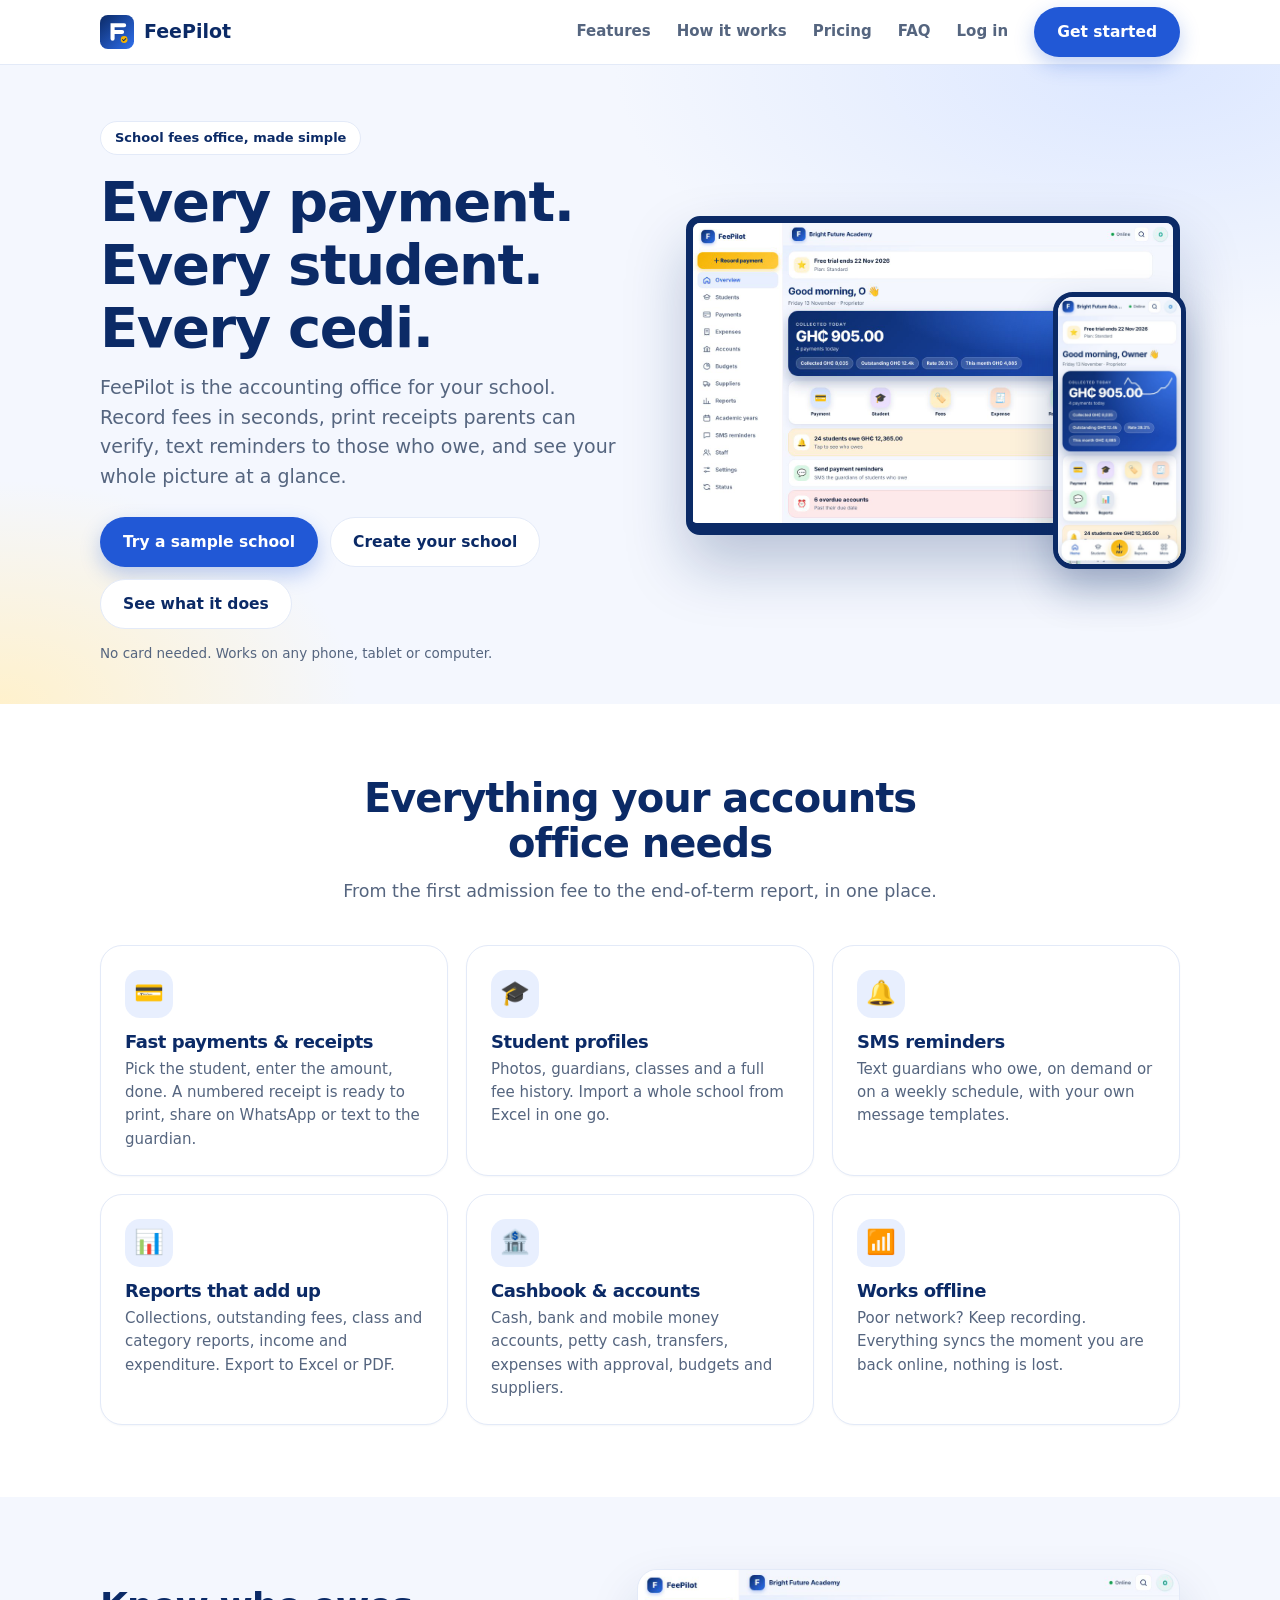
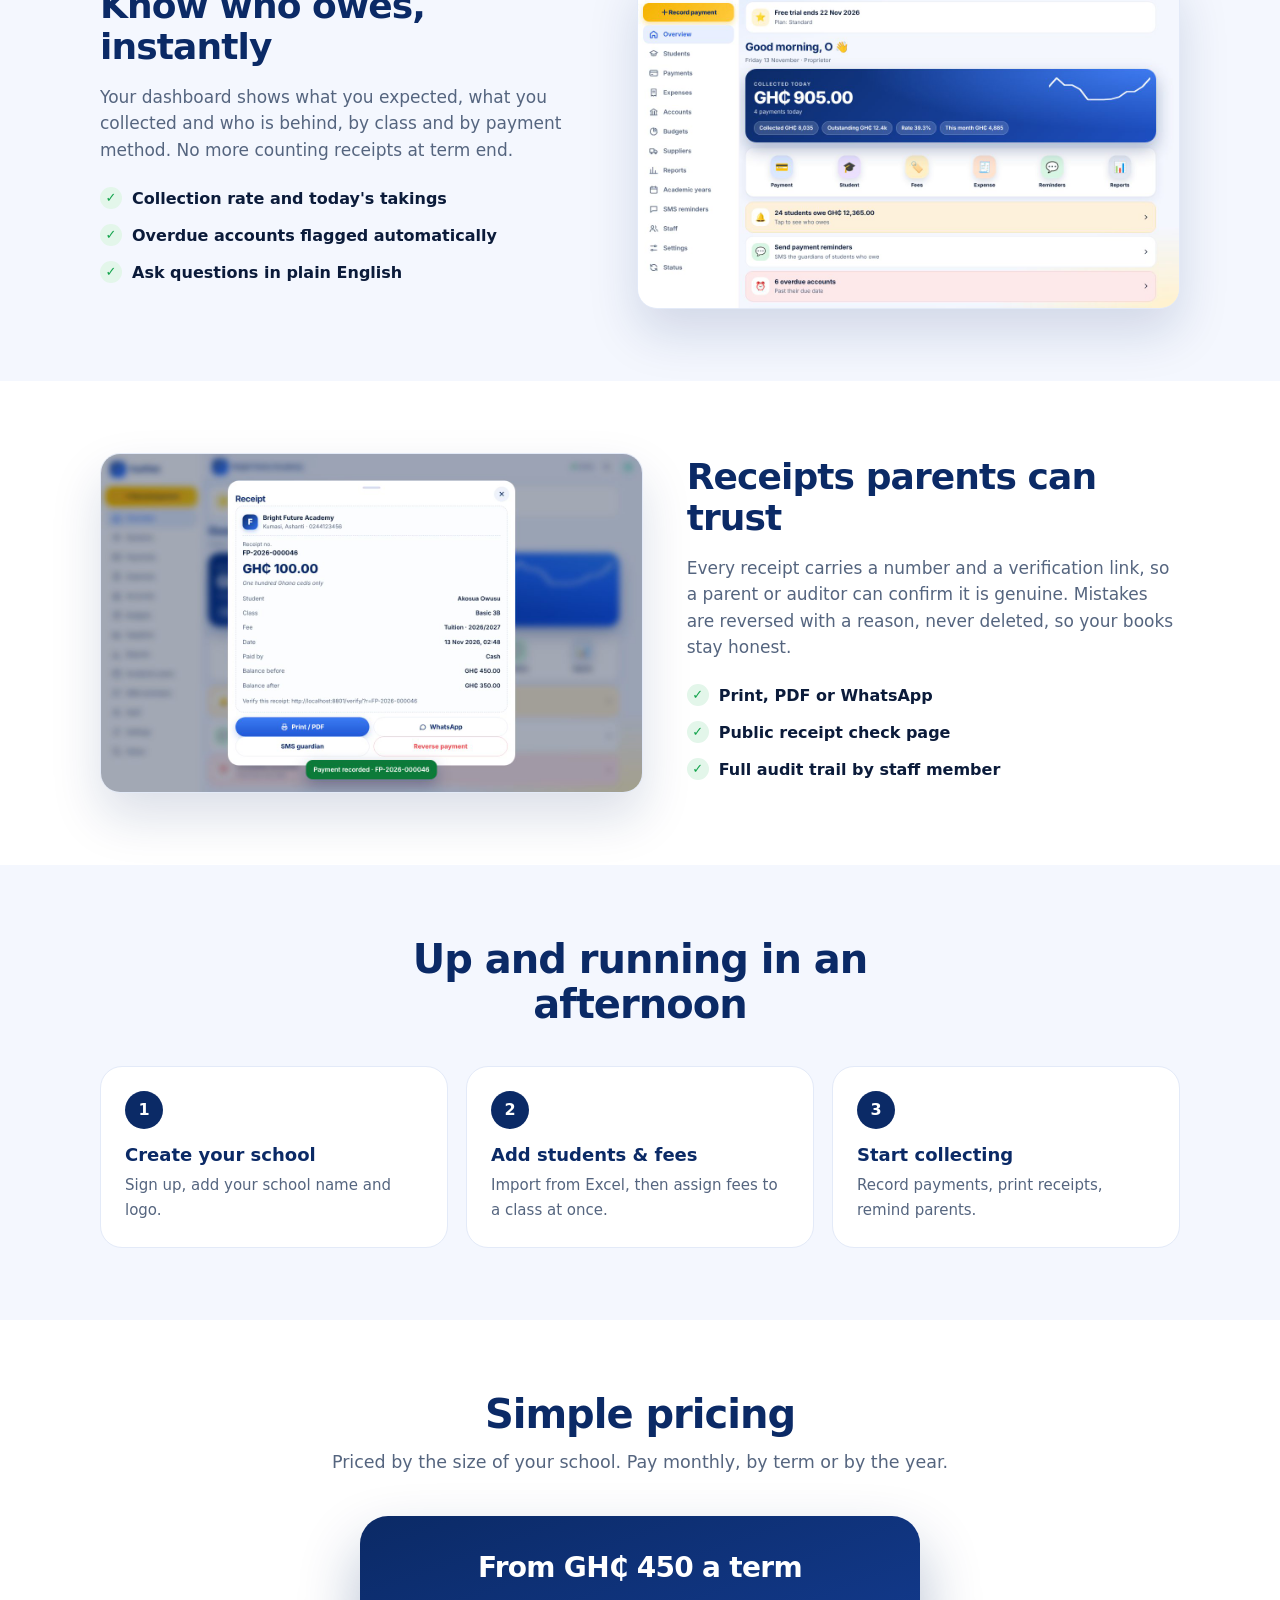
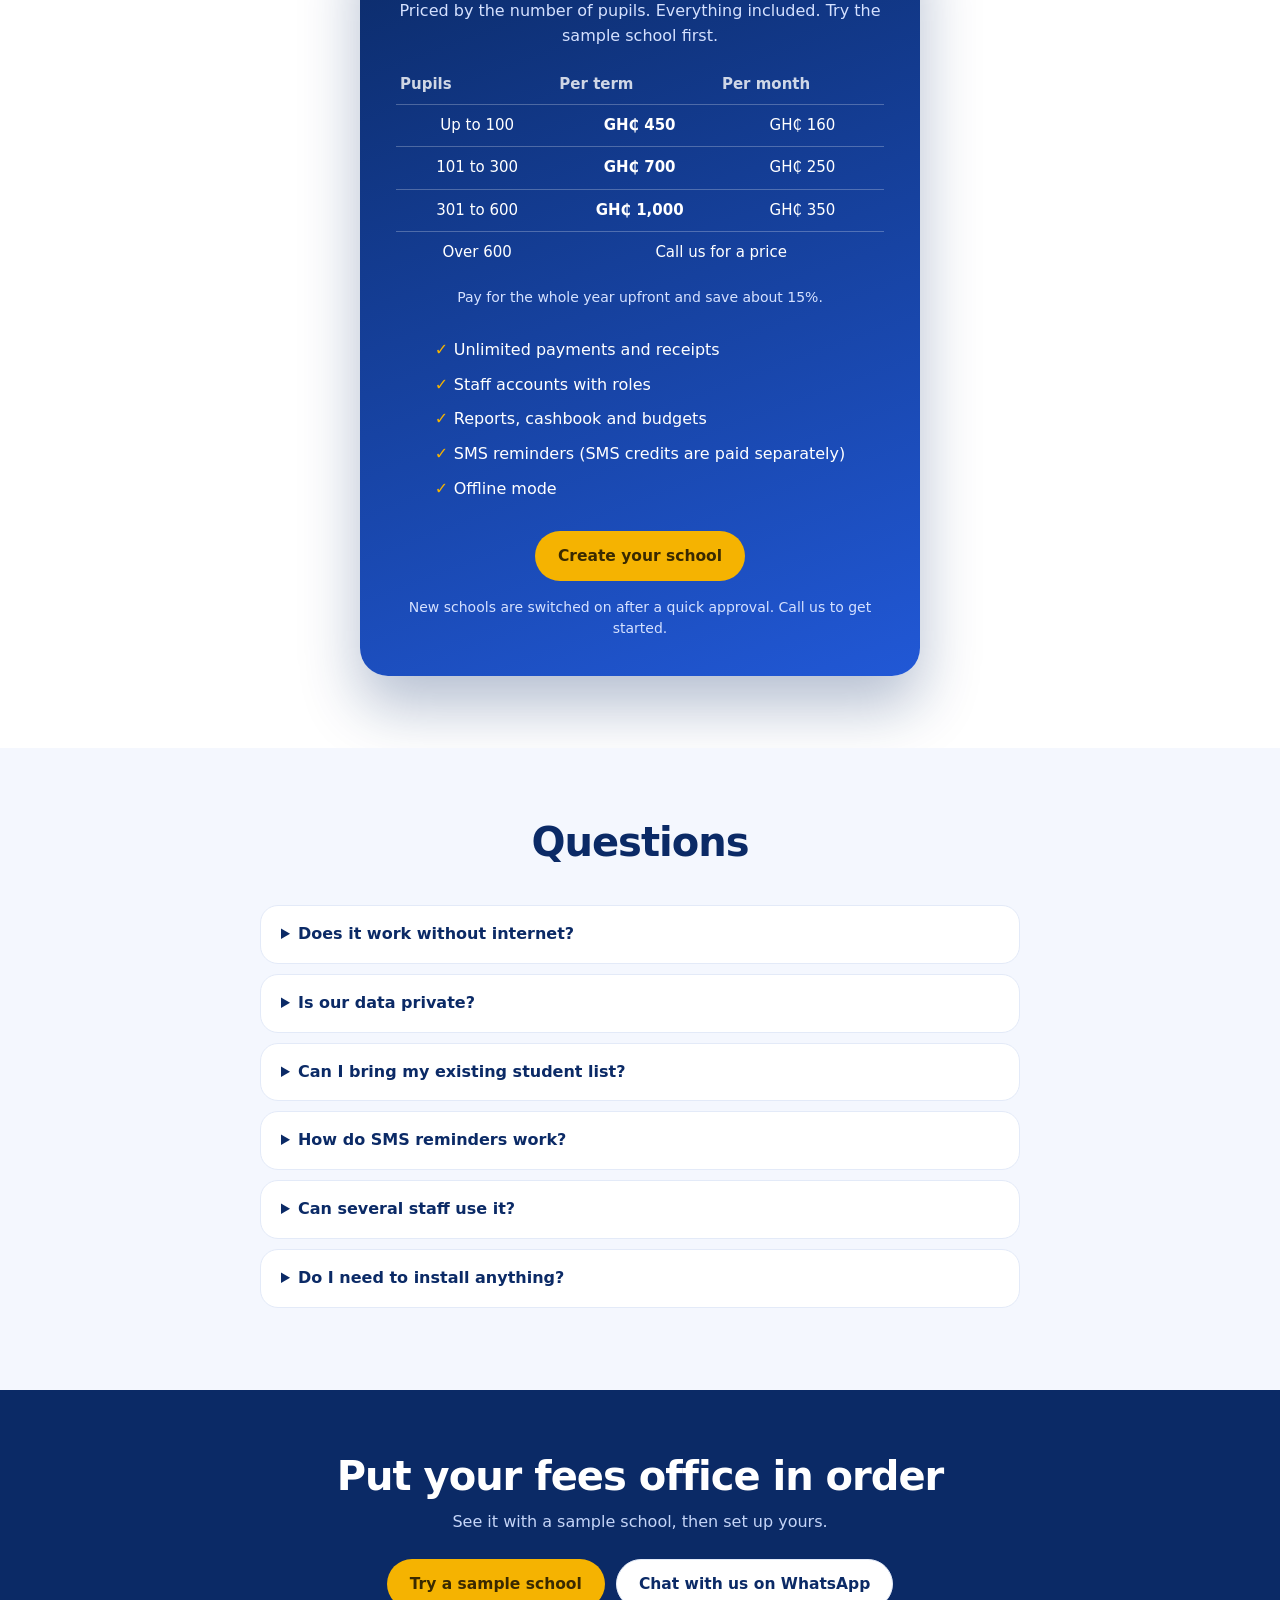
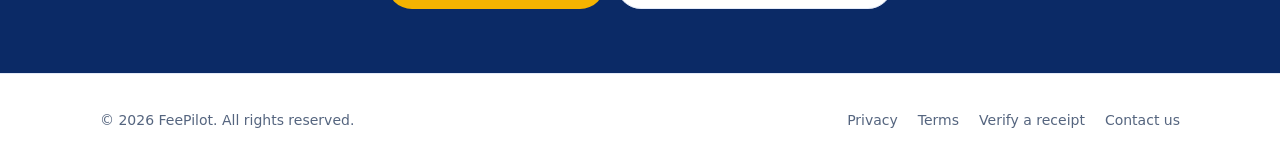
<file: index.html>
<!DOCTYPE html><html lang="en"><head><meta charset="utf-8"><meta name="viewport" content="width=device-width,initial-scale=1"><meta name="theme-color" content="#0B2A66">
<title>FeePilot · School fees accounting for Ghana</title>
<meta name="description" content="FeePilot helps schools record fee payments, print receipts, remind parents by SMS and see exactly who owes what. Works offline. Start with a free trial.">
<link rel="icon" href="favicon.svg" type="image/svg+xml"><link rel="apple-touch-icon" href="apple-touch-icon.png">
<style>
:root{--navy:#0B2A66;--p:#2158D6;--gold:#F5B301;--ok:#14A44D;--ink:#0B1B3A;--mut:#55657F;--line:#E3EAF8;--bg:#F4F7FE}
*{box-sizing:border-box}html{scroll-behavior:smooth;scroll-padding-top:72px}
body{margin:0;font:16px/1.55 system-ui,-apple-system,"Segoe UI",Roboto,sans-serif;color:var(--ink);background:#fff}
a{color:inherit;text-decoration:none}img{max-width:100%;height:auto;display:block}
.w{max-width:1120px;margin:0 auto;padding:0 20px}
h1,h2,h3{color:var(--navy);letter-spacing:-.025em;line-height:1.12;margin:0}
header{position:sticky;top:0;z-index:20;background:rgba(255,255,255,.95);backdrop-filter:blur(8px);border-bottom:1px solid var(--line)}
.bar{display:flex;align-items:center;gap:14px;height:64px}
.brand{display:flex;align-items:center;gap:10px;font-weight:800;font-size:19px;color:var(--navy)}.brand img{width:34px;height:34px}
nav.d{margin-left:auto;display:flex;gap:26px;align-items:center;font-weight:600;font-size:15px;color:var(--mut)}
nav.d a:hover{color:var(--navy)}
.btn{display:inline-flex;align-items:center;justify-content:center;gap:8px;padding:12px 22px;border-radius:99px;font-weight:700;font-size:15.5px;border:1.5px solid transparent;cursor:pointer}
.b1{background:var(--p);color:#fff;box-shadow:0 8px 20px rgba(33,88,214,.28)}.b2{background:#fff;color:var(--navy);border-color:var(--line)}.b3{background:var(--gold);color:#3A2A00}
.burger{display:none;margin-left:auto;width:44px;height:44px;border-radius:12px;border:1px solid var(--line);background:#fff;cursor:pointer}
.burger i{display:block;width:20px;height:2px;background:var(--navy);margin:4px auto;border-radius:2px}
#m{display:none;border-top:1px solid var(--line);padding:10px 20px 18px;background:#fff}
#m a{display:block;padding:13px 4px;font-weight:600;border-bottom:1px solid var(--line)}#m .btn{margin-top:12px;width:100%}
#m.o{display:block}
@media(max-width:860px){nav.d{display:none}.burger{display:block}}
.hero{background:radial-gradient(60% 60% at 90% 0%,#DCE7FF,transparent 70%),radial-gradient(40% 50% at 0% 100%,#FFF1CC,transparent 70%),var(--bg);padding:56px 0 40px;overflow:hidden}
.hg{display:grid;grid-template-columns:1.05fr .95fr;gap:40px;align-items:center}
.pill{display:inline-block;background:#fff;border:1px solid var(--line);color:var(--navy);font-weight:700;font-size:13px;padding:6px 14px;border-radius:99px}
.hero h1{font-size:clamp(34px,5.4vw,56px);margin:16px 0 14px}.hero p.l{font-size:19px;color:var(--mut);max-width:520px;margin:0 0 26px}
.cta{display:flex;gap:12px;flex-wrap:wrap}.note{margin-top:14px;font-size:13.5px;color:var(--mut)}
.ph{position:relative;padding-bottom:34px}
.ph img{background:#fff}
.ph .lap{display:block;width:100%;height:auto;border-radius:14px;border:7px solid var(--navy);border-bottom-width:12px;box-shadow:0 30px 60px rgba(11,42,102,.25)}
.ph .sm{position:absolute;right:-6px;bottom:0;width:27%;height:auto;border-radius:20px;border:5px solid var(--navy);box-shadow:0 20px 40px rgba(11,42,102,.3)}
@media(max-width:860px){.hg{grid-template-columns:1fr}.hero{padding-top:36px}}
section{padding:72px 0}section.alt{background:var(--bg)}
.sh{text-align:center;max-width:640px;margin:0 auto 40px}.sh h2{font-size:clamp(28px,4vw,40px)}.sh p{color:var(--mut);font-size:17.5px;margin:12px 0 0}
.grid{display:grid;grid-template-columns:repeat(3,1fr);gap:18px}
@media(max-width:860px){.grid{grid-template-columns:1fr 1fr}}@media(max-width:560px){.grid{grid-template-columns:1fr}}
.f{background:#fff;border:1px solid var(--line);border-radius:22px;padding:24px;box-shadow:0 1px 2px rgba(11,42,102,.04)}
.f .i{width:48px;height:48px;border-radius:15px;display:grid;place-items:center;font-size:24px;margin-bottom:14px;background:#E8EFFE}
.f h3{font-size:18px;margin-bottom:6px}.f p{margin:0;color:var(--mut);font-size:15px}
.two{display:grid;grid-template-columns:1fr 1.1fr;gap:44px;align-items:center}
.two.r{grid-template-columns:1.1fr 1fr}@media(max-width:860px){.two,.two.r{grid-template-columns:1fr}}
.two h2{font-size:clamp(26px,3.6vw,36px);margin-bottom:14px}.two p{color:var(--mut);font-size:17px}
.ck{list-style:none;padding:0;margin:18px 0 0}.ck li{padding:6px 0 6px 32px;position:relative;font-weight:600}
.ck li:before{content:"✓";position:absolute;left:0;top:6px;width:22px;height:22px;border-radius:50%;background:#E3F6EA;color:var(--ok);font-size:13px;display:grid;place-items:center}
.shot{border-radius:20px;border:1px solid var(--line);box-shadow:0 24px 50px rgba(11,42,102,.15);background:#fff;width:100%}
.steps{counter-reset:s;display:grid;grid-template-columns:repeat(3,1fr);gap:18px}@media(max-width:760px){.steps{grid-template-columns:1fr}}
.steps div{background:#fff;border:1px solid var(--line);border-radius:22px;padding:24px;position:relative}
.steps div:before{counter-increment:s;content:counter(s);display:grid;place-items:center;width:38px;height:38px;border-radius:50%;background:var(--navy);color:#fff;font-weight:800;margin-bottom:12px}
.steps b{display:block;font-size:18px;color:var(--navy);margin-bottom:4px}.steps span{color:var(--mut);font-size:15px}
.pr{max-width:560px;margin:0 auto;background:linear-gradient(160deg,#0B2A66,#2158D6);color:#fff;border-radius:28px;padding:36px;text-align:center;box-shadow:0 30px 60px rgba(11,42,102,.3)}
.pr h3{color:#fff;font-size:28px}.pr p{color:#D5E1FF}.pr ul{list-style:none;padding:0;margin:18px 0 24px;text-align:left;display:inline-block}.pr li{padding:5px 0}.pr li:before{content:"✓ ";color:var(--gold);font-weight:800}
.faq{max-width:760px;margin:0 auto}details{background:#fff;border:1px solid var(--line);border-radius:18px;padding:16px 20px;margin-bottom:10px}
summary{font-weight:700;color:var(--navy);cursor:pointer}details p{color:var(--mut);margin:10px 0 0}
.fin{background:var(--navy);color:#fff;text-align:center;padding:64px 0}.fin h2{color:#fff;font-size:clamp(28px,4vw,40px);margin-bottom:12px}.fin p{color:#C5D5F8;margin:0 0 24px}
footer{padding:36px 0;border-top:1px solid var(--line);color:var(--mut);font-size:14px}.fl{display:flex;flex-wrap:wrap;gap:16px 28px;justify-content:space-between;align-items:center}.fl nav{display:flex;gap:20px}
</style></head><body>
<header><div class="w bar"><a class="brand" href="./"><img src="favicon.svg" alt="">FeePilot</a>
<nav class="d"><a href="#features">Features</a><a href="#how">How it works</a><a href="#pricing">Pricing</a><a href="#faq">FAQ</a><a href="app/">Log in</a><a class="btn b1" href="app/#signup">Get started</a></nav>
<button class="burger" id="bg" aria-label="Menu" aria-expanded="false"><i></i><i></i><i></i></button></div>
<div id="m"><a href="#features">Features</a><a href="#how">How it works</a><a href="#pricing">Pricing</a><a href="#faq">FAQ</a><a href="app/">Log in</a><a class="btn b1" href="app/#signup">Get started free</a></div></header>

<div class="hero"><div class="w hg"><div>
<span class="pill">School fees office, made simple</span>
<h1>Every payment. Every student. Every cedi.</h1>
<p class="l">FeePilot is the accounting office for your school. Record fees in seconds, print receipts parents can verify, text reminders to those who owe, and see your whole picture at a glance.</p>
<div class="cta"><a class="btn b1" href="demo/">Try a sample school</a><a class="btn b2" href="app/#signup">Create your school</a><a class="btn b2" href="#features">See what it does</a></div>
<div class="note">No card needed. Works on any phone, tablet or computer.</div></div>
<div class="ph"><img class="lap" src="img/shot-desktop.jpg" alt="FeePilot overview dashboard on a computer" width="1400" height="875"><img class="sm" src="img/shot-home.jpg" alt="The same school on a phone" width="520" height="1100"></div></div></div>

<section id="features"><div class="w"><div class="sh"><h2>Everything your accounts office needs</h2><p>From the first admission fee to the end-of-term report, in one place.</p></div>
<div class="grid">
<div class="f"><div class="i">💳</div><h3>Fast payments &amp; receipts</h3><p>Pick the student, enter the amount, done. A numbered receipt is ready to print, share on WhatsApp or text to the guardian.</p></div>
<div class="f"><div class="i">🎓</div><h3>Student profiles</h3><p>Photos, guardians, classes and a full fee history. Import a whole school from Excel in one go.</p></div>
<div class="f"><div class="i">🔔</div><h3>SMS reminders</h3><p>Text guardians who owe, on demand or on a weekly schedule, with your own message templates.</p></div>
<div class="f"><div class="i">📊</div><h3>Reports that add up</h3><p>Collections, outstanding fees, class and category reports, income and expenditure. Export to Excel or PDF.</p></div>
<div class="f"><div class="i">🏦</div><h3>Cashbook &amp; accounts</h3><p>Cash, bank and mobile money accounts, petty cash, transfers, expenses with approval, budgets and suppliers.</p></div>
<div class="f"><div class="i">📶</div><h3>Works offline</h3><p>Poor network? Keep recording. Everything syncs the moment you are back online, nothing is lost.</p></div>
</div></div></section>

<section class="alt"><div class="w two"><div><h2>Know who owes, instantly</h2><p>Your dashboard shows what you expected, what you collected and who is behind, by class and by payment method. No more counting receipts at term end.</p>
<ul class="ck"><li>Collection rate and today's takings</li><li>Overdue accounts flagged automatically</li><li>Ask questions in plain English</li></ul></div>
<img class="shot" src="img/shot-desktop.jpg" alt="FeePilot overview dashboard on a computer" loading="lazy" width="1400" height="875"></div></section>

<section><div class="w two r"><img class="shot" src="img/shot-receipt.jpg" alt="A FeePilot receipt" loading="lazy" width="1400" height="875"><div><h2>Receipts parents can trust</h2><p>Every receipt carries a number and a verification link, so a parent or auditor can confirm it is genuine. Mistakes are reversed with a reason, never deleted, so your books stay honest.</p>
<ul class="ck"><li>Print, PDF or WhatsApp</li><li>Public receipt check page</li><li>Full audit trail by staff member</li></ul></div></div></section>

<section class="alt" id="how"><div class="w"><div class="sh"><h2>Up and running in an afternoon</h2></div>
<div class="steps"><div><b>Create your school</b><span>Sign up, add your school name and logo.</span></div><div><b>Add students &amp; fees</b><span>Import from Excel, then assign fees to a class at once.</span></div><div><b>Start collecting</b><span>Record payments, print receipts, remind parents.</span></div></div></div></section>

<section id="pricing"><div class="w"><div class="sh"><h2>Simple pricing</h2><p>Priced by the size of your school. Pay monthly, by term or by the year.</p></div>
<div class="pr"><h3>From GH₵ 450 a term</h3><p>Priced by the number of pupils. Everything included. Try the sample school first.</p>
<table style="width:100%;border-collapse:collapse;margin:14px 0;font-size:15px;color:inherit"><tr style="text-align:left;opacity:.8"><th style="padding:8px 4px">Pupils</th><th>Per term</th><th>Per month</th></tr>
<tr style="border-top:1px solid rgba(255,255,255,.25)"><td style="padding:9px 4px">Up to 100</td><td><b>GH₵ 450</b></td><td>GH₵ 160</td></tr>
<tr style="border-top:1px solid rgba(255,255,255,.25)"><td style="padding:9px 4px">101 to 300</td><td><b>GH₵ 700</b></td><td>GH₵ 250</td></tr>
<tr style="border-top:1px solid rgba(255,255,255,.25)"><td style="padding:9px 4px">301 to 600</td><td><b>GH₵ 1,000</b></td><td>GH₵ 350</td></tr>
<tr style="border-top:1px solid rgba(255,255,255,.25)"><td style="padding:9px 4px">Over 600</td><td colspan="2">Call us for a price</td></tr></table>
<p style="font-size:14px;margin:0 0 6px">Pay for the whole year upfront and save about 15%.</p>
<ul><li>Unlimited payments and receipts</li><li>Staff accounts with roles</li><li>Reports, cashbook and budgets</li><li>SMS reminders (SMS credits are paid separately)</li><li>Offline mode</li></ul><br><a class="btn b3" href="app/#signup">Create your school</a><p style="margin:16px 0 0;font-size:14px" id="pnote">New schools are switched on after a quick approval. Call us to get started.</p></div></div></section>

<section class="alt" id="faq"><div class="w"><div class="sh"><h2>Questions</h2></div><div class="faq">
<details><summary>Does it work without internet?</summary><p>Yes. You can record payments offline. They are saved on the device and sent automatically when the connection returns.</p></details>
<details><summary>Is our data private?</summary><p>Each school's records are separate and only its own staff can open them. Staff have roles, so an account officer cannot change settings or fees.</p></details>
<details><summary>Can I bring my existing student list?</summary><p>Yes. Import a CSV or Excel file with student ID, name, class and guardian phone.</p></details>
<details><summary>How do SMS reminders work?</summary><p>You choose the class and message. FeePilot queues texts to guardians who still owe, and rechecks each balance just before sending.</p></details>
<details><summary>Can several staff use it?</summary><p>Yes. Invite administrators, accountants, account officers, auditors or read-only users, each with the right access.</p></details>
<details><summary>Do I need to install anything?</summary><p>No. Open it in your browser. If you like, add it to your home screen from the browser menu so it opens like an app.</p></details>
</div></div></section>

<div class="fin"><div class="w"><h2>Put your fees office in order</h2><p>See it with a sample school, then set up yours.</p><a class="btn b3" href="demo/">Try a sample school</a> <a class="btn b2" id="wa2" href="#" style="margin-left:6px">Chat with us on WhatsApp</a></div></div>
<footer><div class="w fl"><div>© <span id="yr">2026</span> FeePilot. All rights reserved.</div><nav><a href="privacy.html">Privacy</a><a href="terms.html">Terms</a><a href="verify/">Verify a receipt</a><a id="sup" href="app/" >Log in</a></nav></div></footer>
<script src="config.js"></script>
<script>
var b=document.getElementById('bg'),m=document.getElementById('m');b.onclick=function(){var o=m.classList.toggle('o');b.setAttribute('aria-expanded',o)};
m.addEventListener('click',function(e){if(e.target.tagName==='A')m.classList.remove('o')});
document.getElementById('yr').textContent=new Date().getFullYear();
if(window.SUPPORT_WA){var a=document.getElementById('sup');a.href='https://wa.me/'+window.SUPPORT_WA;a.textContent='Contact us';a.target='_blank';a.rel='noopener';var w=document.getElementById('wa2');w.href='https://wa.me/'+window.SUPPORT_WA+'?text='+encodeURIComponent('Hello, I would like to know more about FeePilot for my school.');w.target='_blank';w.rel='noopener'}else{document.getElementById('wa2').style.display='none'}
</script></body></html>
</file>
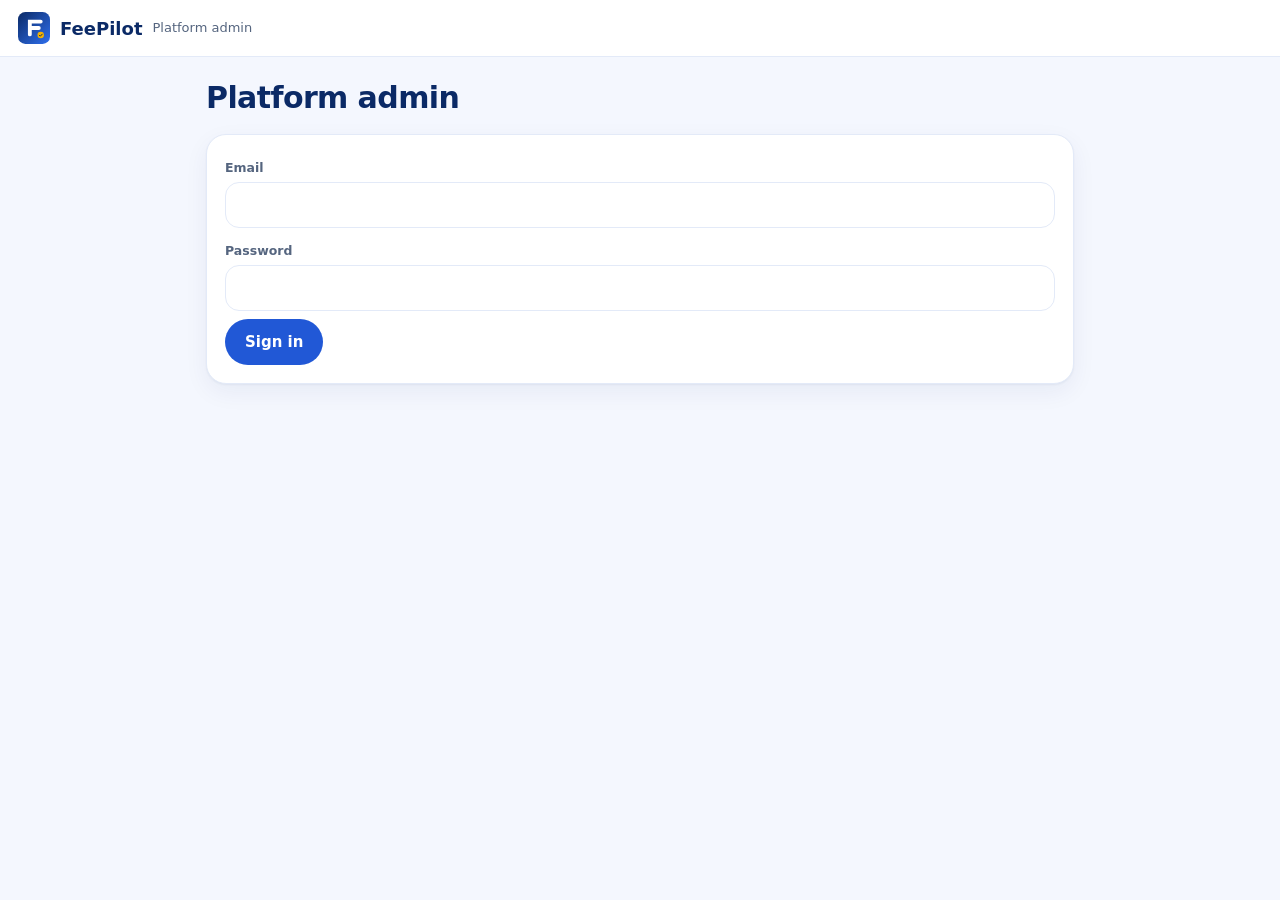
<file: admin/index.html>
<!DOCTYPE html><html lang="en"><head><meta charset="utf-8"><meta name="viewport" content="width=device-width,initial-scale=1"><meta name="robots" content="noindex"><meta name="theme-color" content="#0B2A66"><title>FeePilot · Platform admin</title><link rel="icon" href="../favicon.svg"><link rel="stylesheet" href="../site.css"></head><body>
<div class="top"><img src="../favicon.svg" alt=""><b>FeePilot</b><span class="m">Platform admin</span><span class="sp"></span><span id="who" class="m"></span></div><main id="a">Loading…</main>
<script src="../config.js"></script>
<script src="../lite.js"></script>
<script src="admin.js"></script></body></html>
</file>
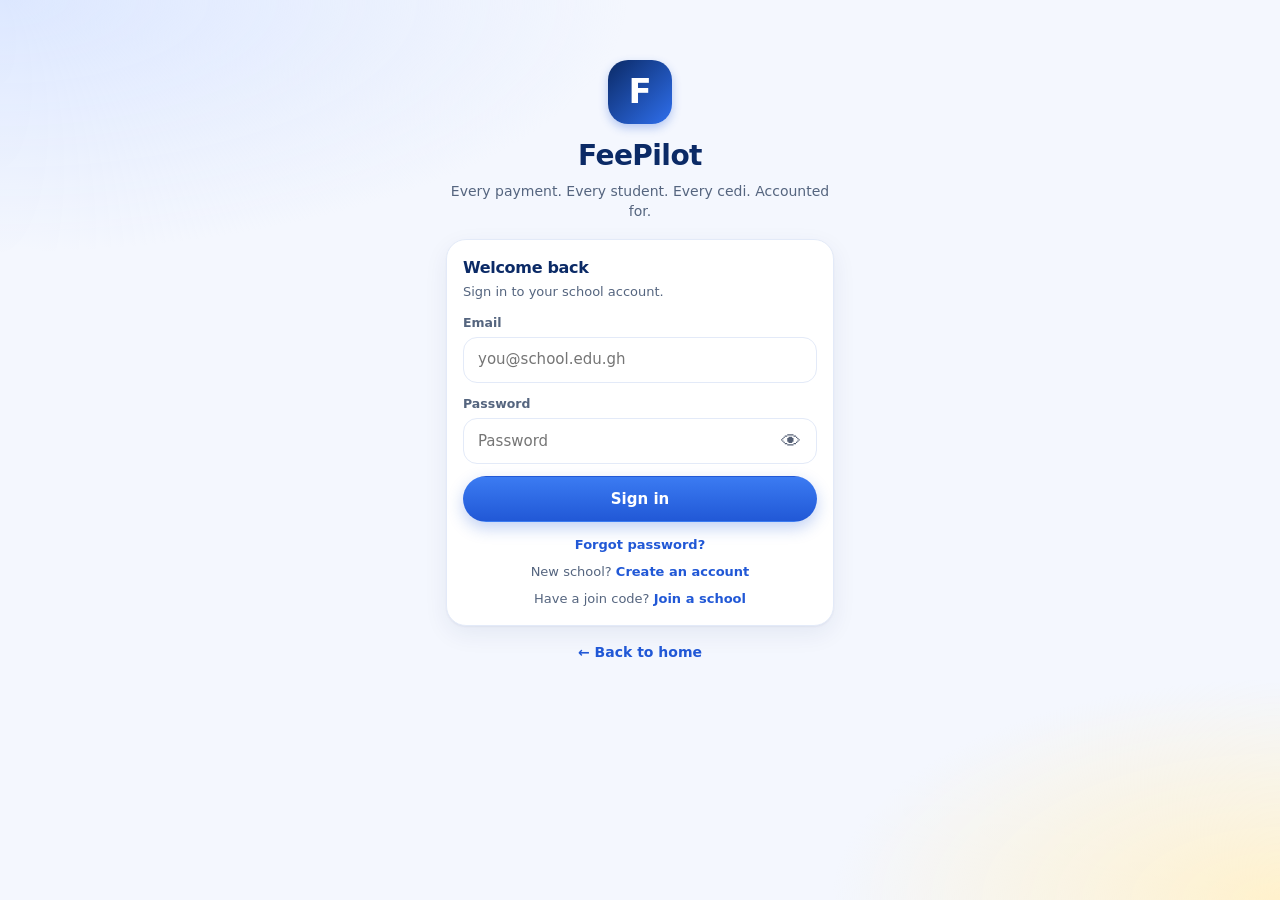
<file: app/index.html>
<!DOCTYPE html><html lang="en"><head><meta charset="utf-8"><meta name="viewport" content="width=device-width,initial-scale=1,viewport-fit=cover"><meta name="theme-color" content="#0B2A66"><meta name="robots" content="noindex"><title>FeePilot · School fees office</title>
<link rel="manifest" href="manifest.webmanifest"><link rel="icon" href="icons/favicon-32.png"><link rel="apple-touch-icon" href="icons/apple-touch-icon.png">
<style>:root{--bg:#F4F7FE;--card:#fff;--ink:#0B1B3A;--mut:#55657F;--line:#E3EAF8;--navy:#0B2A66;--p:#2158D6;--p2:#2F6FED;--pl:#E8EFFE;--gold:#F5B301;--goldl:#FFF4D6;--ok:#14A44D;--okl:#E3F6EA;--warn:#D97706;--warnl:#FEF1DC;--bad:#E5484D;--badl:#FDE9EA;--r:20px;--sh:0 1px 2px rgba(11,42,102,.05),0 8px 24px rgba(11,42,102,.07);color-scheme:light}
*{box-sizing:border-box;-webkit-tap-highlight-color:transparent}
html{-webkit-text-size-adjust:100%}
body{margin:0;background:var(--bg);color:var(--ink);font:15px/1.45 system-ui,-apple-system,"Segoe UI",Roboto,Helvetica,Arial,sans-serif;min-height:100vh}
body:before{content:"";position:fixed;inset:0;z-index:-1;background:radial-gradient(70% 40% at 0% 0%,#DCE7FF 0,transparent 70%),radial-gradient(50% 35% at 100% 100%,#FFF1CC 0,transparent 70%)}
button,input,select,textarea{font:inherit;color:inherit}
h1,h2,h3{margin:0;color:var(--navy);letter-spacing:-.02em}
a{color:var(--p);font-weight:600;text-decoration:none}
.m{color:var(--mut);font-size:13px}.b{font-weight:700}.r{text-align:right}.c{text-align:center}
.neg{color:var(--bad)}.pos{color:var(--ok)}.nowrap{white-space:nowrap}
.hide{display:none!important}
/* shell */
#app{min-height:100vh}
#tb{position:sticky;top:0;z-index:30;display:flex;align-items:center;gap:10px;padding:10px 14px;padding-top:max(10px,env(safe-area-inset-top));background:rgba(244,247,254,.94);border-bottom:1px solid var(--line)}
.logo{width:36px;height:36px;border-radius:11px;flex:none;background:linear-gradient(135deg,#0B2A66,#2F6FED);display:grid;place-items:center;color:#fff;font-weight:800;font-size:19px;box-shadow:0 4px 10px rgba(33,88,214,.3)}
.sch{font-weight:700;min-width:0;white-space:nowrap;overflow:hidden;text-overflow:ellipsis;max-width:46vw;color:var(--navy)}
.sp{flex:1}
.st{font-size:12px;font-weight:600;color:var(--mut);display:flex;align-items:center;gap:6px;white-space:nowrap}
.st:before{content:"";width:8px;height:8px;border-radius:50%;background:var(--ok)}.st.off:before{background:var(--warn)}
.ib{width:40px;height:40px;border-radius:12px;border:1px solid var(--line);background:#fff;display:grid;place-items:center;cursor:pointer;color:var(--navy);flex:none;padding:0}
.ib svg{width:20px;height:20px}
.av{width:40px;height:40px;border-radius:50%;background:var(--pl);color:var(--p);display:grid;place-items:center;font-weight:800;flex:none;overflow:hidden}
.av img{width:100%;height:100%;object-fit:cover}
main{max-width:1000px;margin:0 auto;padding:6px 14px 120px}
.ph{margin:14px 0 4px;font-size:26px}
.sub{color:var(--mut);font-size:13.5px;margin-bottom:10px}
/* nav */
#nav{position:fixed;z-index:40;left:10px;right:10px;bottom:calc(10px + env(safe-area-inset-bottom));max-width:520px;margin:0 auto;background:#fff;border:1px solid var(--line);border-radius:28px;box-shadow:0 12px 32px rgba(11,42,102,.18);display:flex;align-items:flex-end;justify-content:space-around;padding:6px 6px 8px}
#nav button{flex:1;border:0;background:none;display:flex;flex-direction:column;align-items:center;gap:2px;padding:6px 2px;font-size:11px;font-weight:600;color:var(--mut);cursor:pointer;border-radius:18px;margin:0;min-width:0}
#nav button svg{width:22px;height:22px}
#nav button.on{color:var(--p)}
#nav button.on svg{stroke-width:2.2}
#nav .fab{flex:none;width:62px;height:62px;border-radius:50%;margin-top:-26px;background:linear-gradient(135deg,#F5B301,#FFCB3D);color:var(--navy);box-shadow:0 10px 20px rgba(245,179,1,.45);border:4px solid var(--bg);justify-content:center;padding:0;gap:0}
#nav .fab svg{width:26px;height:26px;stroke-width:2.4}
#nav .fab span{font-size:10px;font-weight:800;line-height:1}
#nav .nb{display:none}
@media(min-width:900px){
 #nav{top:0;bottom:0;left:0;right:auto;width:240px;max-width:none;margin:0;border-radius:0;border:0;border-right:1px solid var(--line);box-shadow:none;flex-direction:column;align-items:stretch;justify-content:flex-start;padding:16px 12px;overflow-y:auto;gap:2px}
 #nav .nb{display:flex;align-items:center;gap:10px;padding:2px 10px 16px;font-weight:800;color:var(--navy);font-size:18px}
 #nav button{flex:none;flex-direction:row;justify-content:flex-start;gap:12px;font-size:14.5px;padding:11px 14px;border-radius:14px}
 #nav button.on{background:var(--pl)}
 #nav .fab{width:auto;height:auto;margin:6px 0;border-radius:14px;border:0;flex-direction:row;justify-content:center;padding:12px;box-shadow:0 6px 14px rgba(245,179,1,.4)}
 #nav .fab svg{width:20px;height:20px}#nav .fab span{font-size:14px}
 #nav .mob{display:none}
 #tb,main{margin-left:240px}#tb{padding-left:24px}
 main{padding-bottom:50px}
}
@media(max-width:899px){#nav .desk{display:none}}
/* cards & lists */
.card{background:var(--card);border:1px solid var(--line);border-radius:var(--r);padding:16px;margin:12px 0;box-shadow:var(--sh)}
.card>h3,.ct{font-size:16px;margin-bottom:10px;display:flex;align-items:center;justify-content:space-between;gap:10px}
.ct a{font-size:13px}
.row{display:flex;align-items:center;gap:12px;padding:11px 0;border-bottom:1px solid var(--line);min-width:0}
.row:last-child{border-bottom:0}
.row.tap{cursor:pointer}
.row .t{flex:1;min-width:0}
.row .t b,.row .t .n{display:block;white-space:nowrap;overflow:hidden;text-overflow:ellipsis}
.row .v{text-align:right;font-weight:700;white-space:nowrap}
.empty{text-align:center;color:var(--mut);padding:26px 10px}
.empty .ei{font-size:34px;display:block;margin-bottom:6px}
.badge{display:inline-block;padding:3px 9px;border-radius:99px;font-size:11.5px;font-weight:700;background:var(--pl);color:var(--p);white-space:nowrap}
.badge.ok{background:var(--okl);color:#0C7A38}.badge.warn{background:var(--warnl);color:var(--warn)}.badge.bad{background:var(--badl);color:#C23439}.badge.gold{background:var(--goldl);color:#9A6B00}.badge.mut{background:#EEF1F7;color:var(--mut)}
/* buttons / inputs */
.btn{display:inline-flex;align-items:center;justify-content:center;gap:8px;min-height:46px;padding:0 20px;border-radius:99px;border:1.5px solid transparent;font-weight:700;cursor:pointer;background:linear-gradient(180deg,#3B7BF2,#2158D6);color:#fff;box-shadow:0 6px 16px rgba(33,88,214,.28);text-decoration:none;margin:0}
.btn:active{transform:scale(.98)}
.btn.blk{width:100%}
.btn.sec{background:#fff;color:var(--navy);border-color:var(--line);box-shadow:none}
.btn.gold{background:linear-gradient(180deg,#FFCB3D,#F5B301);color:var(--navy);box-shadow:0 6px 16px rgba(245,179,1,.35)}
.btn.bad{background:#fff;color:var(--bad);border-color:#F5C2C4;box-shadow:none}
.btn.sm{min-height:36px;padding:0 14px;font-size:13.5px}
.btn[disabled]{opacity:.55;pointer-events:none}
.btns{display:flex;gap:10px;flex-wrap:wrap;margin-top:12px}.btns .btn{flex:1;min-width:130px}
label.l{display:block;font-size:12.5px;font-weight:700;color:var(--mut);margin:12px 0 5px}
.in,input.in,select.in,textarea.in{width:100%;min-height:46px;padding:10px 14px;border-radius:14px;border:1.5px solid var(--line);background:#fff;outline:0}
textarea.in{min-height:90px;resize:vertical}
.in:focus{border-color:var(--p);box-shadow:0 0 0 3px rgba(33,88,214,.15)}
.grid2{display:grid;grid-template-columns:1fr 1fr;gap:10px}
@media(max-width:380px){.grid2{grid-template-columns:1fr}}
.srch{position:relative}
.srch svg{position:absolute;left:14px;top:13px;width:20px;height:20px;color:var(--mut)}
.srch input{padding-left:44px}
.chips{display:flex;gap:8px;overflow-x:auto;padding:4px 0 8px;scrollbar-width:none}
.chips::-webkit-scrollbar{display:none}
.chip{flex:none;padding:8px 14px;border-radius:99px;border:1.5px solid var(--line);background:#fff;font-weight:600;font-size:13.5px;cursor:pointer;color:var(--ink)}
.chip.on{background:var(--navy);border-color:var(--navy);color:#fff}
.seg{display:flex;background:#EAF0FD;border-radius:14px;padding:4px;gap:4px}
.seg button{flex:1;border:0;background:none;padding:9px 6px;border-radius:11px;font-weight:700;font-size:13.5px;color:var(--mut);cursor:pointer}
.seg button.on{background:#fff;color:var(--navy);box-shadow:0 2px 6px rgba(11,42,102,.12)}
.pick{display:grid;grid-template-columns:repeat(2,1fr);gap:8px}
.pick button{border:1.5px solid var(--line);background:#fff;border-radius:14px;padding:11px 10px;font-weight:700;cursor:pointer;color:var(--ink)}
.pick button.on{border-color:var(--p);background:var(--pl);color:var(--p)}
.fee{display:block;width:100%;text-align:left;border:1.5px solid var(--line);background:#fff;border-radius:16px;padding:12px 14px;margin:6px 0;cursor:pointer}
.fee.on{border-color:var(--p);background:var(--pl)}
.fee .a{display:flex;justify-content:space-between;gap:10px;font-weight:700}
.bar{height:8px;border-radius:99px;background:#E7EDFA;overflow:hidden;margin-top:8px}
.bar i{display:block;height:100%;border-radius:99px;background:linear-gradient(90deg,#2F6FED,#14A44D)}
/* combo */
.combo{position:relative}
.clist{position:absolute;left:0;right:0;top:100%;z-index:60;margin-top:6px;background:#fff;border:1px solid var(--line);border-radius:16px;box-shadow:0 18px 40px rgba(11,42,102,.2);max-height:300px;overflow-y:auto}
.clist .ci{display:flex;align-items:center;gap:10px;padding:10px 12px;cursor:pointer;border-bottom:1px solid var(--line)}
.clist .ci:last-child{border:0}.clist .ci:hover,.clist .ci.hl{background:var(--pl)}
.clist .ci .t{flex:1;min-width:0}.clist .ci b{display:block;white-space:nowrap;overflow:hidden;text-overflow:ellipsis}
/* dashboard */
.hero{position:relative;overflow:hidden;border-radius:26px;padding:20px 20px 18px;color:#fff;margin:10px 0;background:radial-gradient(120% 140% at 100% 0%,#3E7BF0 0,transparent 60%),linear-gradient(135deg,#0B2A66,#1E4FC2);box-shadow:0 18px 40px rgba(11,42,102,.32)}
.hero .g{font-size:14px;opacity:.9}
.hero .lab{font-size:11.5px;letter-spacing:.14em;font-weight:700;opacity:.75;margin-top:8px}
.hero .big{font-size:40px;font-weight:800;letter-spacing:-.03em;line-height:1.1;margin:2px 0}
.hero .sm2{opacity:.85;font-size:13.5px}
.hero svg.spk{position:absolute;right:14px;top:14px;width:42%;max-width:240px;height:64px;opacity:.95}
.pills{display:flex;flex-wrap:wrap;gap:8px;margin-top:12px}
.pill{padding:6px 12px;border-radius:99px;background:rgba(255,255,255,.16);border:1px solid rgba(255,255,255,.3);font-size:12.5px;font-weight:600}
.qa{display:grid;grid-template-columns:repeat(auto-fit,minmax(72px,1fr));gap:6px;padding:14px 8px}
.qa button{border:0;background:none;display:flex;flex-direction:column;align-items:center;gap:7px;font-size:12px;font-weight:700;color:var(--ink);cursor:pointer;padding:4px}
.qa i{width:54px;height:54px;border-radius:18px;display:grid;place-items:center;font-style:normal;font-size:25px;box-shadow:0 8px 16px rgba(11,42,102,.14)}
.att{display:flex;gap:12px;align-items:center;padding:14px;border-radius:18px;border:1px solid var(--line);margin:8px 0;background:#fff;cursor:pointer}
.att .ai{width:42px;height:42px;border-radius:14px;display:grid;place-items:center;font-size:20px;flex:none}
.att .t{flex:1;min-width:0}.att .t b{display:block}
.att.warn{background:var(--warnl);border-color:#F6DDB4}.att.warn .ai{background:#fff}
.att.bad{background:var(--badl);border-color:#F5C9CB}.att.bad .ai{background:#fff}
.att.ok{background:var(--okl);border-color:#C5EBD2}.att.ok .ai{background:#fff}
.rings{display:flex;justify-content:space-around;flex-wrap:wrap;gap:8px;text-align:center}
.rings .m{font-weight:700;font-size:11px;letter-spacing:.04em;text-transform:uppercase}
.ins{display:flex;gap:10px;align-items:flex-start;padding:10px 12px;margin-top:8px;border-radius:14px;background:#F5F8FF}
.grid-d{display:grid;grid-template-columns:1fr;gap:0 14px}
@media(min-width:760px){.grid-d{grid-template-columns:1fr 1fr}}
.hb{margin:10px 0}.hb .hr{display:flex;justify-content:space-between;gap:8px;font-size:13.5px;font-weight:600}
.hb .bar{margin-top:5px}
.kpis{display:grid;grid-template-columns:1fr 1fr;gap:10px}
.kpi{border:1px solid var(--line);border-radius:16px;padding:12px;background:#fff}
.kpi .m{font-weight:600}.kpi b{font-size:18px;display:block;margin-top:2px}
/* sheet */
.ov{position:fixed;inset:0;z-index:80;background:rgba(11,27,58,.38);-webkit-backdrop-filter:blur(8px) saturate(140%);backdrop-filter:blur(8px) saturate(140%);display:flex;align-items:flex-end;justify-content:center;animation:fi .18s}
@keyframes fi{from{opacity:0}}
@keyframes su{from{transform:translateY(40px);opacity:.4}}
.sheet{width:100%;max-width:560px;max-height:92vh;overflow-y:auto;background:#fff;border-radius:26px 26px 0 0;padding:8px 18px calc(22px + env(safe-area-inset-bottom));animation:su .22s ease-out;position:relative}
.sheet .grab{width:42px;height:5px;border-radius:9px;background:#D5DDEE;margin:6px auto 10px}
.sheet h2{font-size:20px;margin:6px 0 2px;padding-right:44px}
.sheet .x{position:absolute;right:14px;top:14px;width:36px;height:36px;border-radius:50%;border:0;background:#EEF2FB;cursor:pointer;font-size:18px;color:var(--navy)}
.sheet.wide{max-width:680px}
@media(min-width:700px){.ov{align-items:center}.sheet{border-radius:26px;max-height:88vh}}
.toast{position:fixed;left:50%;transform:translateX(-50%);bottom:calc(96px + env(safe-area-inset-bottom));z-index:120;max-width:min(92vw,460px);padding:12px 18px;border-radius:16px;color:#fff;font-weight:600;background:var(--navy);box-shadow:0 14px 34px rgba(11,42,102,.35);animation:su .2s}
.toast.ok{background:#0C7A38}.toast.bad{background:#C23439}
@media(min-width:900px){.toast{bottom:30px}}
/* receipt */
.rc{border:1.5px dashed #C9D5EE;border-radius:18px;padding:16px;background:#FCFDFF}
.rc .h{display:flex;gap:12px;align-items:center;padding-bottom:12px;border-bottom:1px dashed #C9D5EE}
.rc .h img{max-height:48px;max-width:70px;border-radius:8px}
.rc .big{font-size:30px;font-weight:800;color:var(--navy);margin:6px 0 2px}
.rc .rv{background:var(--badl);color:#C23439;border-radius:12px;padding:8px 12px;font-weight:700;margin-top:10px;text-align:center}
.kv{display:flex;justify-content:space-between;gap:10px;padding:7px 0;font-size:14px}
.kv span:first-child{color:var(--mut)}.kv span:last-child{font-weight:600;text-align:right}
/* table */
.tw{overflow-x:auto;margin:0 -4px}
table.t{width:100%;border-collapse:collapse;font-size:13.5px}
table.t th{text-align:left;padding:8px 6px;color:var(--mut);font-weight:700;border-bottom:1.5px solid var(--line);white-space:nowrap}
table.t td{padding:8px 6px;border-bottom:1px solid var(--line)}
table.t tr.tot td{font-weight:800;border-top:2px solid var(--navy)}
table.t td.num,table.t th.num{text-align:right;white-space:nowrap}
/* auth */
.auth{max-width:420px;margin:0 auto;padding:30px 16px 40px}
.auth .logo{width:64px;height:64px;font-size:34px;border-radius:20px;margin:30px auto 12px}
.auth h1{text-align:center;font-size:28px}
.auth .tag{text-align:center;color:var(--mut);margin:4px 0 18px;font-size:14px}
.auth .back{text-align:center;margin-top:16px;font-size:14px}
.err{color:#C23439;font-size:13.5px;font-weight:600;margin-top:10px}
.demo{background:var(--goldl);color:#7A5600;text-align:center;font-size:13px;font-weight:700;padding:7px 10px}
.sync{background:var(--warnl);color:var(--warn);border-radius:14px;padding:10px 14px;font-weight:600;font-size:13.5px;margin:10px 0}
@media print{body:before,#tb,#nav,.np,.demo,.toast{display:none!important}body{background:#fff}.ov{position:static;background:none;-webkit-backdrop-filter:none;backdrop-filter:none;display:block}.sheet{box-shadow:none;max-height:none;padding:0;max-width:none;animation:none}.sheet .x,.sheet .grab{display:none}main,#tb{margin:0!important;padding:0}.card{box-shadow:none}}
@media print{body:has(.ov) #app{display:none!important}.ov{position:static!important;display:block!important}@page{margin:12mm}}
.pw{position:relative;display:block}.pw .in{padding-right:48px}.eye{position:absolute;right:6px;top:50%;transform:translateY(-50%);border:0;background:none;font-size:20px;width:40px;height:40px;cursor:pointer;opacity:.7}
</style></head><body>
<div id="app"><div style="padding:60px 20px;text-align:center;color:#55657F;font:15px system-ui">Loading FeePilot…</div></div>
<noscript>FeePilot needs JavaScript.</noscript>
<script src="../config.js"></script>
<script>
if(!window.crypto)window.crypto={};
if(!crypto.randomUUID)crypto.randomUUID=function(){var b=new Uint8Array(16);if(crypto.getRandomValues)crypto.getRandomValues(b);else for(var i=0;i<16;i++)b[i]=Math.random()*256;b[6]=b[6]&15|64;b[8]=b[8]&63|128;var h=Array.prototype.map.call(b,function(x){return(x+256).toString(16).slice(1)}).join('');return h.slice(0,8)+'-'+h.slice(8,12)+'-'+h.slice(12,16)+'-'+h.slice(16,20)+'-'+h.slice(20)};
</script>
<script src="../lite.js?v=2"></script>
<script src="app.js?v=3" onerror="document.getElementById('app').textContent='Could not load FeePilot. Refresh the page.'"></script>
</body></html>
</file>
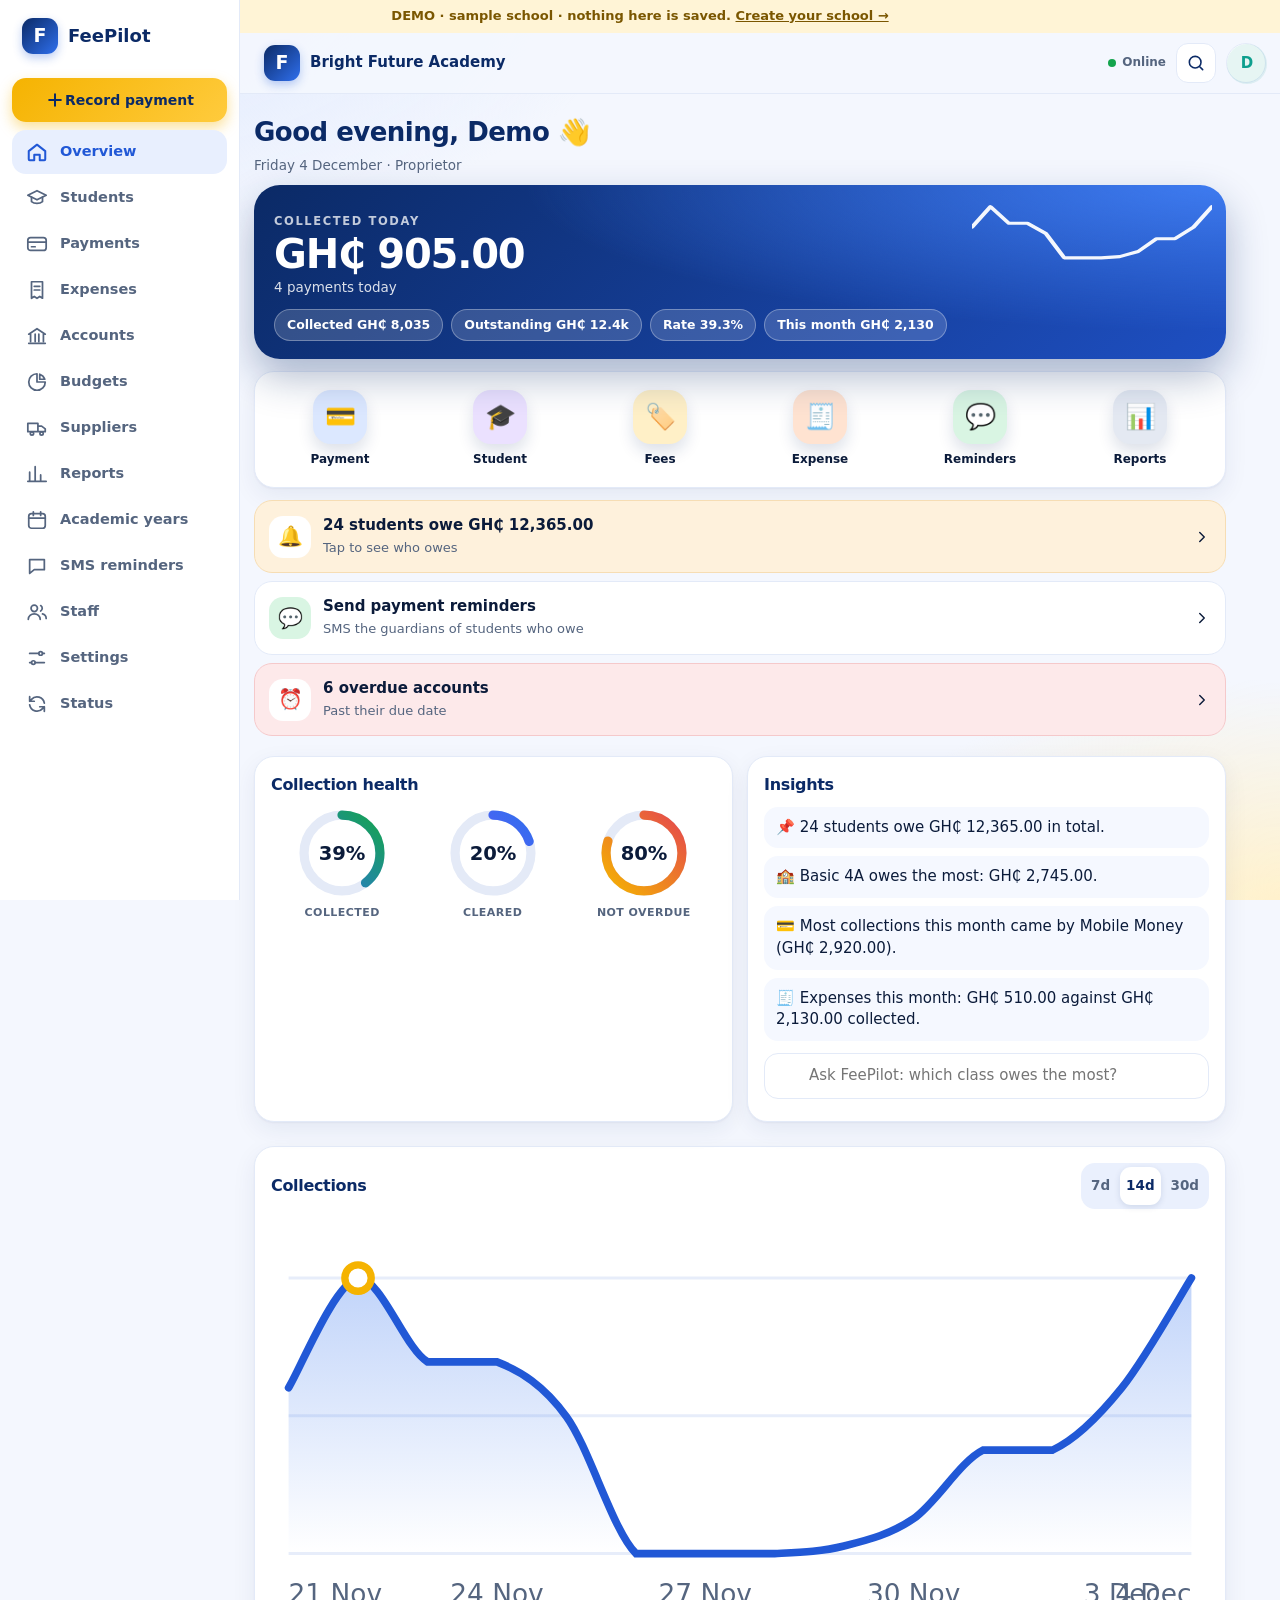
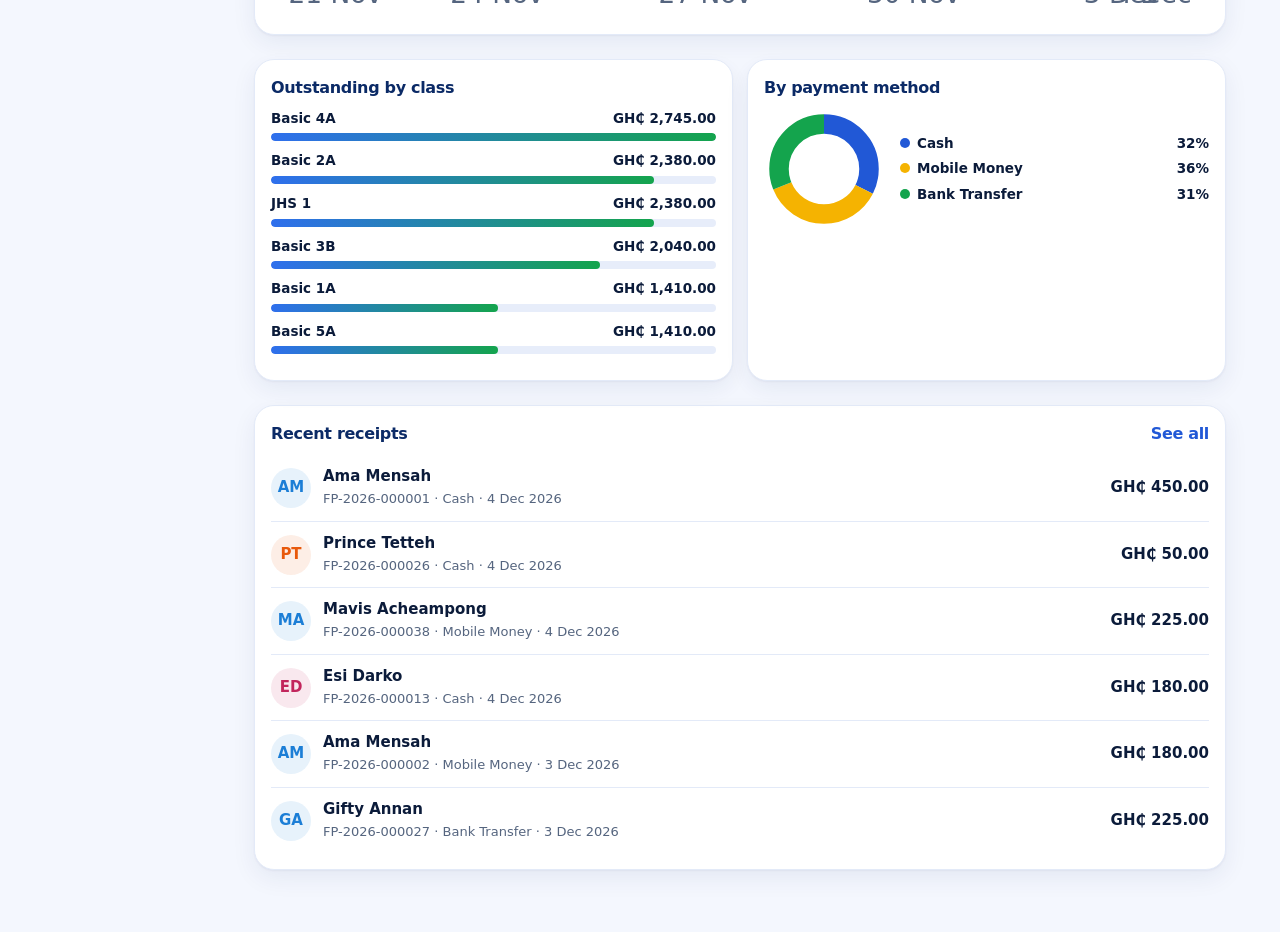
<file: demo/index.html>
<!DOCTYPE html><html lang="en"><head><meta charset="utf-8"><meta name="viewport" content="width=device-width,initial-scale=1,viewport-fit=cover"><meta name="theme-color" content="#0B2A66"><meta name="robots" content="noindex"><meta name="x-demo" content="1"><title>FeePilot demo</title>
<link rel="icon" href="../app/icons/favicon-32.png"><link rel="apple-touch-icon" href="../app/icons/apple-touch-icon.png">
<style>:root{--bg:#F4F7FE;--card:#fff;--ink:#0B1B3A;--mut:#55657F;--line:#E3EAF8;--navy:#0B2A66;--p:#2158D6;--p2:#2F6FED;--pl:#E8EFFE;--gold:#F5B301;--goldl:#FFF4D6;--ok:#14A44D;--okl:#E3F6EA;--warn:#D97706;--warnl:#FEF1DC;--bad:#E5484D;--badl:#FDE9EA;--r:20px;--sh:0 1px 2px rgba(11,42,102,.05),0 8px 24px rgba(11,42,102,.07);color-scheme:light}
*{box-sizing:border-box;-webkit-tap-highlight-color:transparent}
html{-webkit-text-size-adjust:100%}
body{margin:0;background:var(--bg);color:var(--ink);font:15px/1.45 system-ui,-apple-system,"Segoe UI",Roboto,Helvetica,Arial,sans-serif;min-height:100vh}
body:before{content:"";position:fixed;inset:0;z-index:-1;background:radial-gradient(70% 40% at 0% 0%,#DCE7FF 0,transparent 70%),radial-gradient(50% 35% at 100% 100%,#FFF1CC 0,transparent 70%)}
button,input,select,textarea{font:inherit;color:inherit}
h1,h2,h3{margin:0;color:var(--navy);letter-spacing:-.02em}
a{color:var(--p);font-weight:600;text-decoration:none}
.m{color:var(--mut);font-size:13px}.b{font-weight:700}.r{text-align:right}.c{text-align:center}
.neg{color:var(--bad)}.pos{color:var(--ok)}.nowrap{white-space:nowrap}
.hide{display:none!important}
/* shell */
#app{min-height:100vh}
#tb{position:sticky;top:0;z-index:30;display:flex;align-items:center;gap:10px;padding:10px 14px;padding-top:max(10px,env(safe-area-inset-top));background:rgba(244,247,254,.94);border-bottom:1px solid var(--line)}
.logo{width:36px;height:36px;border-radius:11px;flex:none;background:linear-gradient(135deg,#0B2A66,#2F6FED);display:grid;place-items:center;color:#fff;font-weight:800;font-size:19px;box-shadow:0 4px 10px rgba(33,88,214,.3)}
.sch{font-weight:700;min-width:0;white-space:nowrap;overflow:hidden;text-overflow:ellipsis;max-width:46vw;color:var(--navy)}
.sp{flex:1}
.st{font-size:12px;font-weight:600;color:var(--mut);display:flex;align-items:center;gap:6px;white-space:nowrap}
.st:before{content:"";width:8px;height:8px;border-radius:50%;background:var(--ok)}.st.off:before{background:var(--warn)}
.ib{width:40px;height:40px;border-radius:12px;border:1px solid var(--line);background:#fff;display:grid;place-items:center;cursor:pointer;color:var(--navy);flex:none;padding:0}
.ib svg{width:20px;height:20px}
.av{width:40px;height:40px;border-radius:50%;background:var(--pl);color:var(--p);display:grid;place-items:center;font-weight:800;flex:none;overflow:hidden}
.av img{width:100%;height:100%;object-fit:cover}
main{max-width:1000px;margin:0 auto;padding:6px 14px 120px}
.ph{margin:14px 0 4px;font-size:26px}
.sub{color:var(--mut);font-size:13.5px;margin-bottom:10px}
/* nav */
#nav{position:fixed;z-index:40;left:10px;right:10px;bottom:calc(10px + env(safe-area-inset-bottom));max-width:520px;margin:0 auto;background:#fff;border:1px solid var(--line);border-radius:28px;box-shadow:0 12px 32px rgba(11,42,102,.18);display:flex;align-items:flex-end;justify-content:space-around;padding:6px 6px 8px}
#nav button{flex:1;border:0;background:none;display:flex;flex-direction:column;align-items:center;gap:2px;padding:6px 2px;font-size:11px;font-weight:600;color:var(--mut);cursor:pointer;border-radius:18px;margin:0;min-width:0}
#nav button svg{width:22px;height:22px}
#nav button.on{color:var(--p)}
#nav button.on svg{stroke-width:2.2}
#nav .fab{flex:none;width:62px;height:62px;border-radius:50%;margin-top:-26px;background:linear-gradient(135deg,#F5B301,#FFCB3D);color:var(--navy);box-shadow:0 10px 20px rgba(245,179,1,.45);border:4px solid var(--bg);justify-content:center;padding:0;gap:0}
#nav .fab svg{width:26px;height:26px;stroke-width:2.4}
#nav .fab span{font-size:10px;font-weight:800;line-height:1}
#nav .nb{display:none}
@media(min-width:900px){
 #nav{top:0;bottom:0;left:0;right:auto;width:240px;max-width:none;margin:0;border-radius:0;border:0;border-right:1px solid var(--line);box-shadow:none;flex-direction:column;align-items:stretch;justify-content:flex-start;padding:16px 12px;overflow-y:auto;gap:2px}
 #nav .nb{display:flex;align-items:center;gap:10px;padding:2px 10px 16px;font-weight:800;color:var(--navy);font-size:18px}
 #nav button{flex:none;flex-direction:row;justify-content:flex-start;gap:12px;font-size:14.5px;padding:11px 14px;border-radius:14px}
 #nav button.on{background:var(--pl)}
 #nav .fab{width:auto;height:auto;margin:6px 0;border-radius:14px;border:0;flex-direction:row;justify-content:center;padding:12px;box-shadow:0 6px 14px rgba(245,179,1,.4)}
 #nav .fab svg{width:20px;height:20px}#nav .fab span{font-size:14px}
 #nav .mob{display:none}
 #tb,main{margin-left:240px}#tb{padding-left:24px}
 main{padding-bottom:50px}
}
@media(max-width:899px){#nav .desk{display:none}}
/* cards & lists */
.card{background:var(--card);border:1px solid var(--line);border-radius:var(--r);padding:16px;margin:12px 0;box-shadow:var(--sh)}
.card>h3,.ct{font-size:16px;margin-bottom:10px;display:flex;align-items:center;justify-content:space-between;gap:10px}
.ct a{font-size:13px}
.row{display:flex;align-items:center;gap:12px;padding:11px 0;border-bottom:1px solid var(--line);min-width:0}
.row:last-child{border-bottom:0}
.row.tap{cursor:pointer}
.row .t{flex:1;min-width:0}
.row .t b,.row .t .n{display:block;white-space:nowrap;overflow:hidden;text-overflow:ellipsis}
.row .v{text-align:right;font-weight:700;white-space:nowrap}
.empty{text-align:center;color:var(--mut);padding:26px 10px}
.empty .ei{font-size:34px;display:block;margin-bottom:6px}
.badge{display:inline-block;padding:3px 9px;border-radius:99px;font-size:11.5px;font-weight:700;background:var(--pl);color:var(--p);white-space:nowrap}
.badge.ok{background:var(--okl);color:#0C7A38}.badge.warn{background:var(--warnl);color:var(--warn)}.badge.bad{background:var(--badl);color:#C23439}.badge.gold{background:var(--goldl);color:#9A6B00}.badge.mut{background:#EEF1F7;color:var(--mut)}
/* buttons / inputs */
.btn{display:inline-flex;align-items:center;justify-content:center;gap:8px;min-height:46px;padding:0 20px;border-radius:99px;border:1.5px solid transparent;font-weight:700;cursor:pointer;background:linear-gradient(180deg,#3B7BF2,#2158D6);color:#fff;box-shadow:0 6px 16px rgba(33,88,214,.28);text-decoration:none;margin:0}
.btn:active{transform:scale(.98)}
.btn.blk{width:100%}
.btn.sec{background:#fff;color:var(--navy);border-color:var(--line);box-shadow:none}
.btn.gold{background:linear-gradient(180deg,#FFCB3D,#F5B301);color:var(--navy);box-shadow:0 6px 16px rgba(245,179,1,.35)}
.btn.bad{background:#fff;color:var(--bad);border-color:#F5C2C4;box-shadow:none}
.btn.sm{min-height:36px;padding:0 14px;font-size:13.5px}
.btn[disabled]{opacity:.55;pointer-events:none}
.btns{display:flex;gap:10px;flex-wrap:wrap;margin-top:12px}.btns .btn{flex:1;min-width:130px}
label.l{display:block;font-size:12.5px;font-weight:700;color:var(--mut);margin:12px 0 5px}
.in,input.in,select.in,textarea.in{width:100%;min-height:46px;padding:10px 14px;border-radius:14px;border:1.5px solid var(--line);background:#fff;outline:0}
textarea.in{min-height:90px;resize:vertical}
.in:focus{border-color:var(--p);box-shadow:0 0 0 3px rgba(33,88,214,.15)}
.grid2{display:grid;grid-template-columns:1fr 1fr;gap:10px}
@media(max-width:380px){.grid2{grid-template-columns:1fr}}
.srch{position:relative}
.srch svg{position:absolute;left:14px;top:13px;width:20px;height:20px;color:var(--mut)}
.srch input{padding-left:44px}
.chips{display:flex;gap:8px;overflow-x:auto;padding:4px 0 8px;scrollbar-width:none}
.chips::-webkit-scrollbar{display:none}
.chip{flex:none;padding:8px 14px;border-radius:99px;border:1.5px solid var(--line);background:#fff;font-weight:600;font-size:13.5px;cursor:pointer;color:var(--ink)}
.chip.on{background:var(--navy);border-color:var(--navy);color:#fff}
.seg{display:flex;background:#EAF0FD;border-radius:14px;padding:4px;gap:4px}
.seg button{flex:1;border:0;background:none;padding:9px 6px;border-radius:11px;font-weight:700;font-size:13.5px;color:var(--mut);cursor:pointer}
.seg button.on{background:#fff;color:var(--navy);box-shadow:0 2px 6px rgba(11,42,102,.12)}
.pick{display:grid;grid-template-columns:repeat(2,1fr);gap:8px}
.pick button{border:1.5px solid var(--line);background:#fff;border-radius:14px;padding:11px 10px;font-weight:700;cursor:pointer;color:var(--ink)}
.pick button.on{border-color:var(--p);background:var(--pl);color:var(--p)}
.fee{display:block;width:100%;text-align:left;border:1.5px solid var(--line);background:#fff;border-radius:16px;padding:12px 14px;margin:6px 0;cursor:pointer}
.fee.on{border-color:var(--p);background:var(--pl)}
.fee .a{display:flex;justify-content:space-between;gap:10px;font-weight:700}
.bar{height:8px;border-radius:99px;background:#E7EDFA;overflow:hidden;margin-top:8px}
.bar i{display:block;height:100%;border-radius:99px;background:linear-gradient(90deg,#2F6FED,#14A44D)}
/* combo */
.combo{position:relative}
.clist{position:absolute;left:0;right:0;top:100%;z-index:60;margin-top:6px;background:#fff;border:1px solid var(--line);border-radius:16px;box-shadow:0 18px 40px rgba(11,42,102,.2);max-height:300px;overflow-y:auto}
.clist .ci{display:flex;align-items:center;gap:10px;padding:10px 12px;cursor:pointer;border-bottom:1px solid var(--line)}
.clist .ci:last-child{border:0}.clist .ci:hover,.clist .ci.hl{background:var(--pl)}
.clist .ci .t{flex:1;min-width:0}.clist .ci b{display:block;white-space:nowrap;overflow:hidden;text-overflow:ellipsis}
/* dashboard */
.hero{position:relative;overflow:hidden;border-radius:26px;padding:20px 20px 18px;color:#fff;margin:10px 0;background:radial-gradient(120% 140% at 100% 0%,#3E7BF0 0,transparent 60%),linear-gradient(135deg,#0B2A66,#1E4FC2);box-shadow:0 18px 40px rgba(11,42,102,.32)}
.hero .g{font-size:14px;opacity:.9}
.hero .lab{font-size:11.5px;letter-spacing:.14em;font-weight:700;opacity:.75;margin-top:8px}
.hero .big{font-size:40px;font-weight:800;letter-spacing:-.03em;line-height:1.1;margin:2px 0}
.hero .sm2{opacity:.85;font-size:13.5px}
.hero svg.spk{position:absolute;right:14px;top:14px;width:42%;max-width:240px;height:64px;opacity:.95}
.pills{display:flex;flex-wrap:wrap;gap:8px;margin-top:12px}
.pill{padding:6px 12px;border-radius:99px;background:rgba(255,255,255,.16);border:1px solid rgba(255,255,255,.3);font-size:12.5px;font-weight:600}
.qa{display:grid;grid-template-columns:repeat(auto-fit,minmax(72px,1fr));gap:6px;padding:14px 8px}
.qa button{border:0;background:none;display:flex;flex-direction:column;align-items:center;gap:7px;font-size:12px;font-weight:700;color:var(--ink);cursor:pointer;padding:4px}
.qa i{width:54px;height:54px;border-radius:18px;display:grid;place-items:center;font-style:normal;font-size:25px;box-shadow:0 8px 16px rgba(11,42,102,.14)}
.att{display:flex;gap:12px;align-items:center;padding:14px;border-radius:18px;border:1px solid var(--line);margin:8px 0;background:#fff;cursor:pointer}
.att .ai{width:42px;height:42px;border-radius:14px;display:grid;place-items:center;font-size:20px;flex:none}
.att .t{flex:1;min-width:0}.att .t b{display:block}
.att.warn{background:var(--warnl);border-color:#F6DDB4}.att.warn .ai{background:#fff}
.att.bad{background:var(--badl);border-color:#F5C9CB}.att.bad .ai{background:#fff}
.att.ok{background:var(--okl);border-color:#C5EBD2}.att.ok .ai{background:#fff}
.rings{display:flex;justify-content:space-around;flex-wrap:wrap;gap:8px;text-align:center}
.rings .m{font-weight:700;font-size:11px;letter-spacing:.04em;text-transform:uppercase}
.ins{display:flex;gap:10px;align-items:flex-start;padding:10px 12px;margin-top:8px;border-radius:14px;background:#F5F8FF}
.grid-d{display:grid;grid-template-columns:1fr;gap:0 14px}
@media(min-width:760px){.grid-d{grid-template-columns:1fr 1fr}}
.hb{margin:10px 0}.hb .hr{display:flex;justify-content:space-between;gap:8px;font-size:13.5px;font-weight:600}
.hb .bar{margin-top:5px}
.kpis{display:grid;grid-template-columns:1fr 1fr;gap:10px}
.kpi{border:1px solid var(--line);border-radius:16px;padding:12px;background:#fff}
.kpi .m{font-weight:600}.kpi b{font-size:18px;display:block;margin-top:2px}
/* sheet */
.ov{position:fixed;inset:0;z-index:80;background:rgba(11,27,58,.38);-webkit-backdrop-filter:blur(8px) saturate(140%);backdrop-filter:blur(8px) saturate(140%);display:flex;align-items:flex-end;justify-content:center;animation:fi .18s}
@keyframes fi{from{opacity:0}}
@keyframes su{from{transform:translateY(40px);opacity:.4}}
.sheet{width:100%;max-width:560px;max-height:92vh;overflow-y:auto;background:#fff;border-radius:26px 26px 0 0;padding:8px 18px calc(22px + env(safe-area-inset-bottom));animation:su .22s ease-out;position:relative}
.sheet .grab{width:42px;height:5px;border-radius:9px;background:#D5DDEE;margin:6px auto 10px}
.sheet h2{font-size:20px;margin:6px 0 2px;padding-right:44px}
.sheet .x{position:absolute;right:14px;top:14px;width:36px;height:36px;border-radius:50%;border:0;background:#EEF2FB;cursor:pointer;font-size:18px;color:var(--navy)}
.sheet.wide{max-width:680px}
@media(min-width:700px){.ov{align-items:center}.sheet{border-radius:26px;max-height:88vh}}
.toast{position:fixed;left:50%;transform:translateX(-50%);bottom:calc(96px + env(safe-area-inset-bottom));z-index:120;max-width:min(92vw,460px);padding:12px 18px;border-radius:16px;color:#fff;font-weight:600;background:var(--navy);box-shadow:0 14px 34px rgba(11,42,102,.35);animation:su .2s}
.toast.ok{background:#0C7A38}.toast.bad{background:#C23439}
@media(min-width:900px){.toast{bottom:30px}}
/* receipt */
.rc{border:1.5px dashed #C9D5EE;border-radius:18px;padding:16px;background:#FCFDFF}
.rc .h{display:flex;gap:12px;align-items:center;padding-bottom:12px;border-bottom:1px dashed #C9D5EE}
.rc .h img{max-height:48px;max-width:70px;border-radius:8px}
.rc .big{font-size:30px;font-weight:800;color:var(--navy);margin:6px 0 2px}
.rc .rv{background:var(--badl);color:#C23439;border-radius:12px;padding:8px 12px;font-weight:700;margin-top:10px;text-align:center}
.kv{display:flex;justify-content:space-between;gap:10px;padding:7px 0;font-size:14px}
.kv span:first-child{color:var(--mut)}.kv span:last-child{font-weight:600;text-align:right}
/* table */
.tw{overflow-x:auto;margin:0 -4px}
table.t{width:100%;border-collapse:collapse;font-size:13.5px}
table.t th{text-align:left;padding:8px 6px;color:var(--mut);font-weight:700;border-bottom:1.5px solid var(--line);white-space:nowrap}
table.t td{padding:8px 6px;border-bottom:1px solid var(--line)}
table.t tr.tot td{font-weight:800;border-top:2px solid var(--navy)}
table.t td.num,table.t th.num{text-align:right;white-space:nowrap}
/* auth */
.auth{max-width:420px;margin:0 auto;padding:30px 16px 40px}
.auth .logo{width:64px;height:64px;font-size:34px;border-radius:20px;margin:30px auto 12px}
.auth h1{text-align:center;font-size:28px}
.auth .tag{text-align:center;color:var(--mut);margin:4px 0 18px;font-size:14px}
.auth .back{text-align:center;margin-top:16px;font-size:14px}
.err{color:#C23439;font-size:13.5px;font-weight:600;margin-top:10px}
.demo{background:var(--goldl);color:#7A5600;text-align:center;font-size:13px;font-weight:700;padding:7px 10px}
.sync{background:var(--warnl);color:var(--warn);border-radius:14px;padding:10px 14px;font-weight:600;font-size:13.5px;margin:10px 0}
@media print{body:before,#tb,#nav,.np,.demo,.toast{display:none!important}body{background:#fff}.ov{position:static;background:none;-webkit-backdrop-filter:none;backdrop-filter:none;display:block}.sheet{box-shadow:none;max-height:none;padding:0;max-width:none;animation:none}.sheet .x,.sheet .grab{display:none}main,#tb{margin:0!important;padding:0}.card{box-shadow:none}}
@media print{body:has(.ov) #app{display:none!important}.ov{position:static!important;display:block!important}@page{margin:12mm}}
.pw{position:relative;display:block}.pw .in{padding-right:48px}.eye{position:absolute;right:6px;top:50%;transform:translateY(-50%);border:0;background:none;font-size:20px;width:40px;height:40px;cursor:pointer;opacity:.7}
</style></head><body>
<div id="app"><div style="padding:60px 20px;text-align:center;color:#55657F;font:15px system-ui">Loading FeePilot…</div></div>
<noscript>FeePilot needs JavaScript.</noscript>
<script>window.FP_DEMO=true</script><script src="../config.js"></script>
<script>
if(!window.crypto)window.crypto={};
if(!crypto.randomUUID)crypto.randomUUID=function(){var b=new Uint8Array(16);if(crypto.getRandomValues)crypto.getRandomValues(b);else for(var i=0;i<16;i++)b[i]=Math.random()*256;b[6]=b[6]&15|64;b[8]=b[8]&63|128;var h=Array.prototype.map.call(b,function(x){return(x+256).toString(16).slice(1)}).join('');return h.slice(0,8)+'-'+h.slice(8,12)+'-'+h.slice(12,16)+'-'+h.slice(16,20)+'-'+h.slice(20)};
</script>
<script src="demo.js"></script>
<script src="../app/app.js?v=3" onerror="document.getElementById('app').textContent='Could not load FeePilot. Refresh the page.'"></script>
</body></html>
</file>
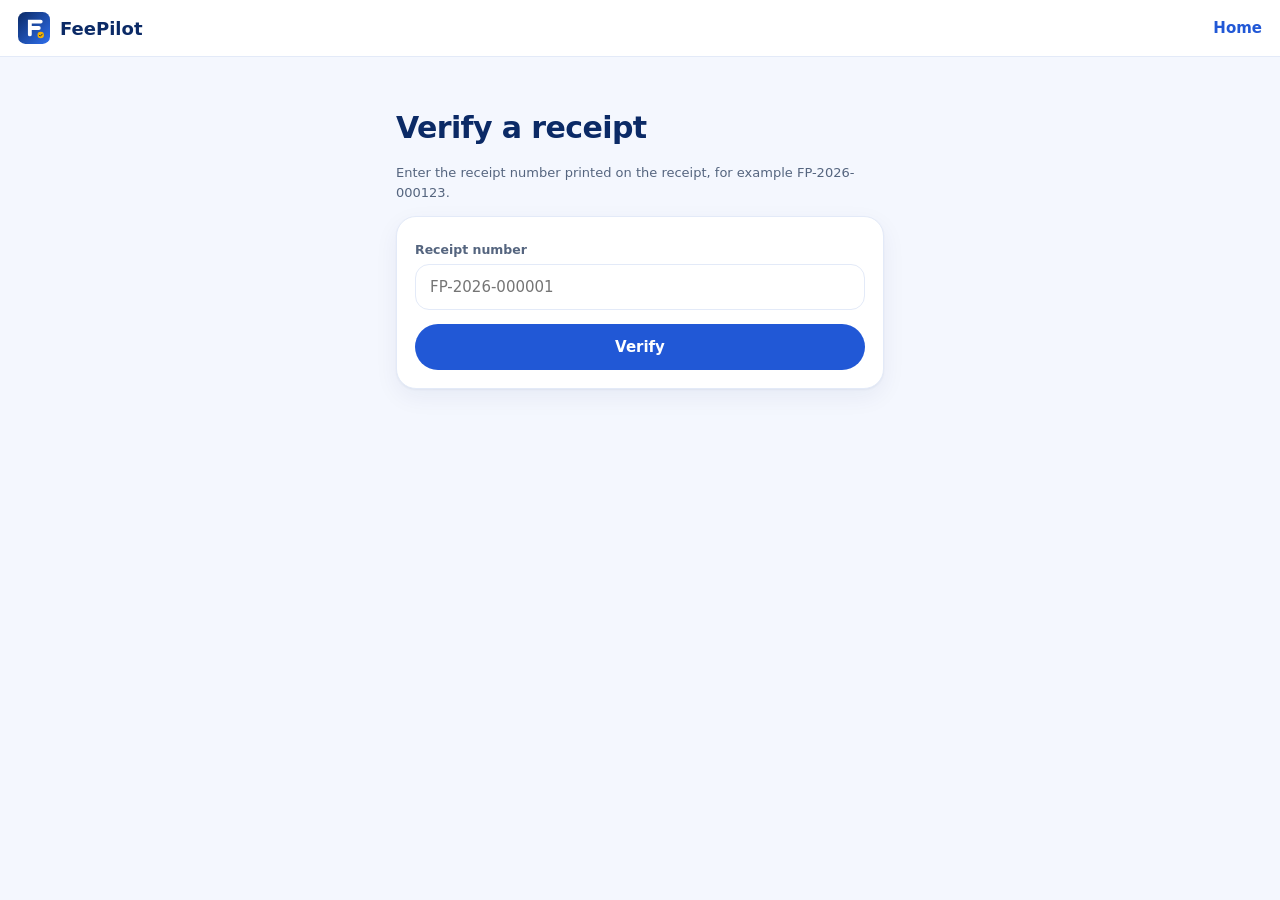
<file: verify/index.html>
<!DOCTYPE html><html lang="en"><head><meta charset="utf-8"><meta name="viewport" content="width=device-width,initial-scale=1"><meta name="robots" content="noindex"><meta name="theme-color" content="#0B2A66"><title>Verify a receipt · FeePilot</title><link rel="icon" href="../favicon.svg"><link rel="stylesheet" href="../site.css"></head><body>
<div class="top"><img src="../favicon.svg" alt=""><b>FeePilot</b><span class="sp"></span><a href="../">Home</a></div>
<main class="vw"><h1>Verify a receipt</h1><p class="m">Enter the receipt number printed on the receipt, for example FP-2026-000123.</p>
<div class="card"><label class="l" for="n">Receipt number</label><input id="n" placeholder="FP-2026-000001" autocomplete="off"><button class="btn" id="go" style="width:100%;margin-top:6px">Verify</button></div><div id="o" aria-live="polite"></div></main>
<script src="../config.js"></script>
<script src="../lite.js"></script>
<script src="verify.js"></script></body></html>
</file>
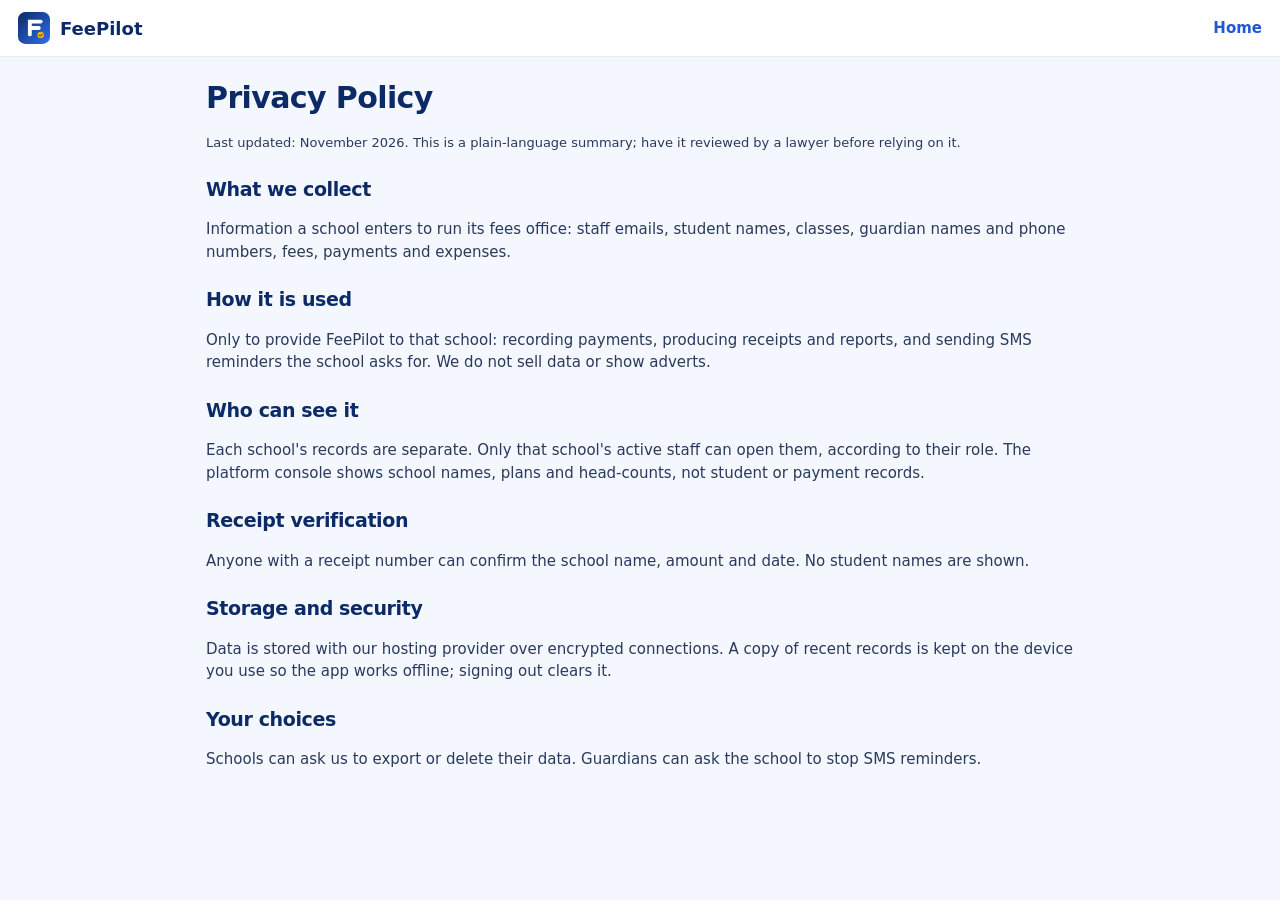
<file: privacy.html>
<!DOCTYPE html><html lang="en"><head><meta charset="utf-8"><meta name="viewport" content="width=device-width,initial-scale=1"><title>Privacy Policy · FeePilot</title><link rel="icon" href="favicon.svg"><link rel="stylesheet" href="site.css"></head><body><div class="top"><img src="favicon.svg" alt=""><b>FeePilot</b><span class="sp"></span><a href="./">Home</a></div><main class="doc"><h1>Privacy Policy</h1><p class="m">Last updated: November 2026. This is a plain-language summary; have it reviewed by a lawyer before relying on it.</p><h2>What we collect</h2><p>Information a school enters to run its fees office: staff emails, student names, classes, guardian names and phone numbers, fees, payments and expenses.</p>
<h2>How it is used</h2><p>Only to provide FeePilot to that school: recording payments, producing receipts and reports, and sending SMS reminders the school asks for. We do not sell data or show adverts.</p>
<h2>Who can see it</h2><p>Each school's records are separate. Only that school's active staff can open them, according to their role. The platform console shows school names, plans and head-counts, not student or payment records.</p>
<h2>Receipt verification</h2><p>Anyone with a receipt number can confirm the school name, amount and date. No student names are shown.</p>
<h2>Storage and security</h2><p>Data is stored with our hosting provider over encrypted connections. A copy of recent records is kept on the device you use so the app works offline; signing out clears it.</p>
<h2>Your choices</h2><p>Schools can ask us to export or delete their data. Guardians can ask the school to stop SMS reminders.</p></main></body></html>
</file>
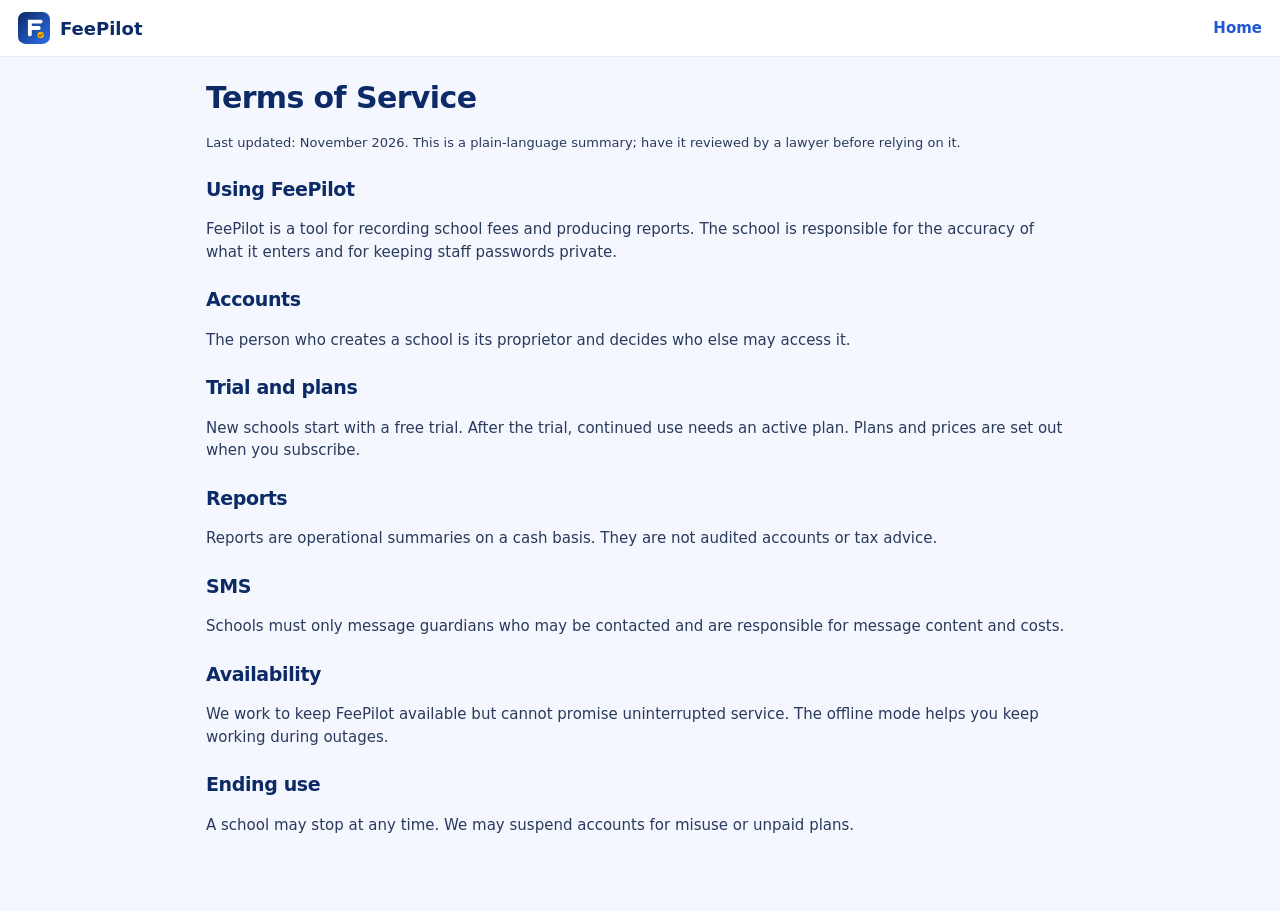
<file: terms.html>
<!DOCTYPE html><html lang="en"><head><meta charset="utf-8"><meta name="viewport" content="width=device-width,initial-scale=1"><title>Terms of Service · FeePilot</title><link rel="icon" href="favicon.svg"><link rel="stylesheet" href="site.css"></head><body><div class="top"><img src="favicon.svg" alt=""><b>FeePilot</b><span class="sp"></span><a href="./">Home</a></div><main class="doc"><h1>Terms of Service</h1><p class="m">Last updated: November 2026. This is a plain-language summary; have it reviewed by a lawyer before relying on it.</p><h2>Using FeePilot</h2><p>FeePilot is a tool for recording school fees and producing reports. The school is responsible for the accuracy of what it enters and for keeping staff passwords private.</p>
<h2>Accounts</h2><p>The person who creates a school is its proprietor and decides who else may access it.</p>
<h2>Trial and plans</h2><p>New schools start with a free trial. After the trial, continued use needs an active plan. Plans and prices are set out when you subscribe.</p>
<h2>Reports</h2><p>Reports are operational summaries on a cash basis. They are not audited accounts or tax advice.</p>
<h2>SMS</h2><p>Schools must only message guardians who may be contacted and are responsible for message content and costs.</p>
<h2>Availability</h2><p>We work to keep FeePilot available but cannot promise uninterrupted service. The offline mode helps you keep working during outages.</p>
<h2>Ending use</h2><p>A school may stop at any time. We may suspend accounts for misuse or unpaid plans.</p></main></body></html>
</file>
<file: site.css>
:root{--navy:#0B2A66;--p:#2158D6;--gold:#F5B301;--ok:#14A44D;--bad:#E5484D;--ink:#0B1B3A;--mut:#55657F;--line:#E3EAF8;--bg:#F4F7FE}
*{box-sizing:border-box}body{margin:0;font:15px/1.5 system-ui,-apple-system,"Segoe UI",Roboto,sans-serif;color:var(--ink);background:var(--bg)}
a{color:var(--p);font-weight:600;text-decoration:none}h1,h2,h3{color:var(--navy);letter-spacing:-.02em;margin:0}
.top{background:#fff;border-bottom:1px solid var(--line);padding:12px 18px;display:flex;align-items:center;gap:10px}.top img{width:32px;height:32px}.top b{font-size:18px;color:var(--navy)}.top .sp{flex:1}
main{max-width:900px;margin:0 auto;padding:18px 16px 60px}
.card{background:#fff;border:1px solid var(--line);border-radius:20px;padding:18px;margin:14px 0;box-shadow:0 1px 2px rgba(11,42,102,.05),0 8px 24px rgba(11,42,102,.06)}
.card h3{margin-bottom:10px;font-size:17px}.m{color:var(--mut);font-size:13px}.err{color:var(--bad);font-weight:600}.ok{color:var(--ok);font-weight:700}
input,select{width:100%;min-height:46px;padding:10px 14px;margin:4px 0 8px;border-radius:14px;border:1.5px solid var(--line);background:#fff;font:inherit;color:inherit}
input:focus,select:focus{outline:0;border-color:var(--p);box-shadow:0 0 0 3px rgba(33,88,214,.15)}input[type=checkbox]{width:auto;min-height:0}
label.l{display:block;font-size:12.5px;font-weight:700;color:var(--mut);margin-top:6px}
.btn{display:inline-flex;align-items:center;justify-content:center;padding:12px 20px;border-radius:99px;border:0;background:var(--p);color:#fff;font:inherit;font-weight:700;cursor:pointer}
.btn.sec{background:#fff;color:var(--navy);border:1.5px solid var(--line)}.btn.sm{padding:6px 14px;font-size:13px}.btn.bad{background:#fff;color:var(--bad);border:1.5px solid var(--line)}
.tabs{display:flex;gap:6px;flex-wrap:wrap;margin:6px 0}.tabs .btn{flex:none}.tabs .on{background:var(--navy);color:#fff;border-color:var(--navy)}
.row{display:flex;justify-content:space-between;gap:12px;padding:11px 0;border-bottom:1px solid var(--line)}.row:last-child{border:0}.row .v{text-align:right;font-weight:700}
.badge{display:inline-block;padding:2px 9px;border-radius:99px;font-size:11.5px;font-weight:700;background:#E3F6EA;color:#0C7A38}.badge.w{background:#FEF1DC;color:#D97706}.badge.b{background:#FDE9EA;color:var(--bad)}
main.vw{max-width:520px;margin:30px auto}.big{font-size:22px;font-weight:800}
.doc h2{margin:22px 0 6px;font-size:19px}.doc p,.doc li{color:#2A3A5C}
</file>
